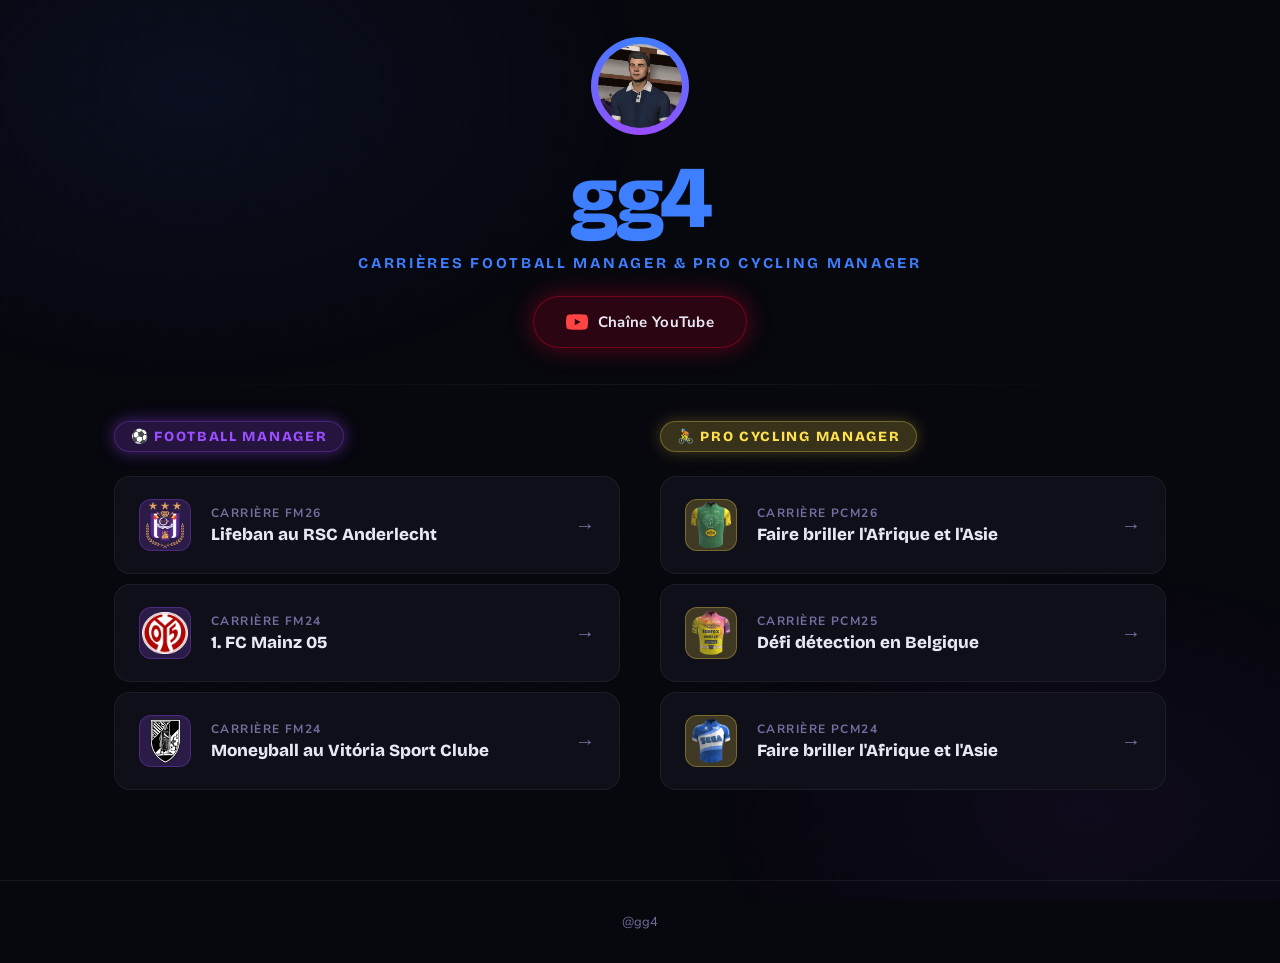
<file: index.html>
<!DOCTYPE html>
<html lang="fr">
<head>
  <meta charset="UTF-8">
  <meta name="viewport" content="width=device-width, initial-scale=1.0">
  <meta name="description" content="gg4 — Retrouvez le résumé de mes carrières sur Football Manager et Pro Cycling Manager en vidéo sur YouTube.">
  <meta property="og:type" content="website">
  <meta property="og:locale" content="fr_BE">
  <meta property="og:title" content="gg4 — Carrières Football Manager et Pro Cycling Manager.">
  <meta property="og:description" content="Retrouvez mes carrières FM et PCM en vidéo sur YouTube.">
  <meta property="og:image"  content="https://gael-gg4.github.io/assets/images/avatar.jpg">
  <meta property="og:url" content="https://gael-gg4.github.io/">
  <link rel="canonical" href="https://gael-gg4.github.io/">
  <meta name="twitter:card" content="summary">
  <meta name="theme-color" content="#07070e">
  <title>gg4 — Carrières Football Manager et Pro Cycling Manager</title>
  <link rel="icon" type="image/jpeg" href="assets/images/avatar.jpg">
  <link rel="preconnect" href="https://fonts.googleapis.com">
  <link rel="preconnect" href="https://fonts.gstatic.com" crossorigin>
  <link href="https://fonts.googleapis.com/css2?family=Bricolage+Grotesque:opsz,wght@12..96,400;12..96,700;12..96,800;12..96,900&family=Nunito+Sans:wght@400;600;700&display=swap" rel="stylesheet">
  <link rel="stylesheet" href="assets/css/style.css">
</head>

<body class="theme-home">

  <!-- ── Header ── -->
  <header>
    <div class="container">

      <!-- ── Avatar ring ── -->
      <div class="avatar-ring">
        <img
          src="assets/images/avatar.jpg"
          alt="Portrait de gg4"
          onerror="this.hidden=true; this.nextElementSibling.hidden=false;"
        >
        <div class="fallback" hidden aria-hidden="true">gg4</div>
      </div>

      <!-- ── Brand + tagline ── -->
      <h1 class="brand">gg4</h1>
      <p class="tagline">  Carrières Football Manager <span>& Pro Cycling Manager</span></p>

      <a href="https://youtube.com/@gg_4" target="_blank" rel="noopener" class="yt-btn">
        <svg class="yt-icon" viewBox="0 0 24 24" aria-hidden="true" focusable="false" xmlns="http://www.w3.org/2000/svg" >  
          <path d="M23.5 6.2a3 3 0 0 0-2.1-2.1C19.5 3.5 12 3.5 12 3.5s-7.5 0-9.4.6A3 3 0 0 0 .5 6.2 31 31 0 0 0 0 12a31 31 0 0 0 .5 5.8 3 3 0 0 0 2.1 2.1c1.9.6 9.4.6 9.4.6s7.5 0 9.4-.6a3 3 0 0 0 2.1-2.1A31 31 0 0 0 24 12a31 31 0 0 0-.5-5.8zM9.6 15.5v-7l6.3 3.5-6.3 3.5z"/>
        </svg>
        <span>Chaîne YouTube</span>
      </a>
    </div>
  </header>

    <!-- ── Carrières ── -->
  <main>
    <div class="container">
      <div class="section-divider"></div>
      <div class="career-wrapper">

        <!-- ── Football Manager ── -->
        <section class="section-block" aria-labelledby="fm-title">
          <div class="section-head">
            <h2 id="fm-title" class="section-badge fm">
              ⚽ Football Manager
            </h2>
          </div>
          <div class="card-grid">
            <a href="fm26-anderlecht.html" class="career-card fm"
               style="animation-delay: 0.3s"
               aria-label="Voir la carrière Football Manager 2026 : Lifeban au RSC Anderlecht">
              <img
                class="card-icon"
                src="assets/images/rsca.png"
                alt="Logo RSC Anderlecht"
              >
              <div class="card-body">
                <div class="card-game">Carrière FM26</div>
                <div class="card-name">Lifeban au RSC Anderlecht</div>
              </div>
              <div class="card-arrow">→</div>
            </a>
          </div>
          <div class="card-grid">
            <a href="fm24-mainz.html" class="career-card fm"
               style="animation-delay: 0.5s"
               aria-label="Voir la carrière Football Manager 2024 : 1. FC Mainz 05">
              <img
                class="card-icon"
                src="assets/images/mainz.png"
                alt="Logo 1. FC Mainz 05"
              >
              <div class="card-body">
                <div class="card-game">Carrière FM24</div>
                <div class="card-name">1. FC Mainz 05</div>
              </div>
              <div class="card-arrow">→</div>
            </a>
          </div>
          <div class="card-grid">
            <a href="fm24-vitoria.html" class="career-card fm"
               style="animation-delay: 0.7s"
               aria-label="Voir la carrière Football Manager 2024 : Moneyball au Vitória Sport Clube">
              <img
                class="card-icon"
                src="assets/images/vitoria.png"
                alt="Logo Vitória Sport Clube"
              >
              <div class="card-body">
                <div class="card-game">Carrière FM24</div>
                <div class="card-name">Moneyball au Vitória Sport Clube</div>
              </div>
              <div class="card-arrow">→</div>
            </a>
          </div>
        </section>

        <!-- ── Pro Cycling Manager ── -->
        <section class="section-block" aria-labelledby="pcm-title">
          <div class="section-head">
            <h2 id="pcm-title" class="section-badge pcm">
              🚴 Pro Cycling Manager
            </h2>
          </div>
          <div class="card-grid">
            <a href="pcm26-afrique-asie.html" class="career-card pcm"
               style="animation-delay: 0.3s"
               aria-label="Voir la carrière Pro Cycling Manager 2026 : Faire briller l'Afrique et l'Asie">
              <img
                class="card-icon"
                src="assets/images/africanparks.png"
                alt="Maillot carrière PCM26"
              >
              <div class="card-body">
                <div class="card-game">Carrière PCM26</div>
                <div class="card-name">Faire briller l'Afrique et l'Asie</div>
              </div>
              <div class="card-arrow">→</div>
            </a>
          </div>
          <div class="card-grid">
            <a href="pcm25-détection-belgique.html" class="career-card pcm"
               style="animation-delay: 0.5s"
               aria-label="Voir la carrière Pro Cycling Manager 2025 : Défi détection en Belgique">
              <img
                class="card-icon"
                src="assets/images/tarteletto.png"
                alt="Maillot Tarteletto-Isorex"
              >
              <div class="card-body">
                <div class="card-game">Carrière PCM25</div>
                <div class="card-name">Défi détection en Belgique</div>
              </div>
              <div class="card-arrow">→</div>
            </a>
          </div>
          <div class="card-grid">
            <a href="pcm24-afrique-asie.html" class="career-card pcm"
               style="animation-delay: 0.7s"
               aria-label="Voir la carrière Pro Cycling Manager 2024 : Faire briller l'Afrique et l'Asie">
              <img
                class="card-icon"
                src="assets/images/sega.png"
                alt="Maillot carrière PCM24"
              >
              <div class="card-body">
                <div class="card-game">Carrière PCM24</div>
                <div class="card-name">Faire briller l'Afrique et l'Asie</div>
              </div>
              <div class="card-arrow">→</div>
            </a>
          </div>
        </section>

      </div><!-- /.career-wrapper -->
    </div>
  </main>

  <!-- ── Footer ── -->
  <footer>
    <div class="container">
      <p><a href="https://youtube.com/@gg_4" target="_blank" rel="noopener">@gg4</a></p>
    </div>
  </footer>

</body>
</html>
</file>
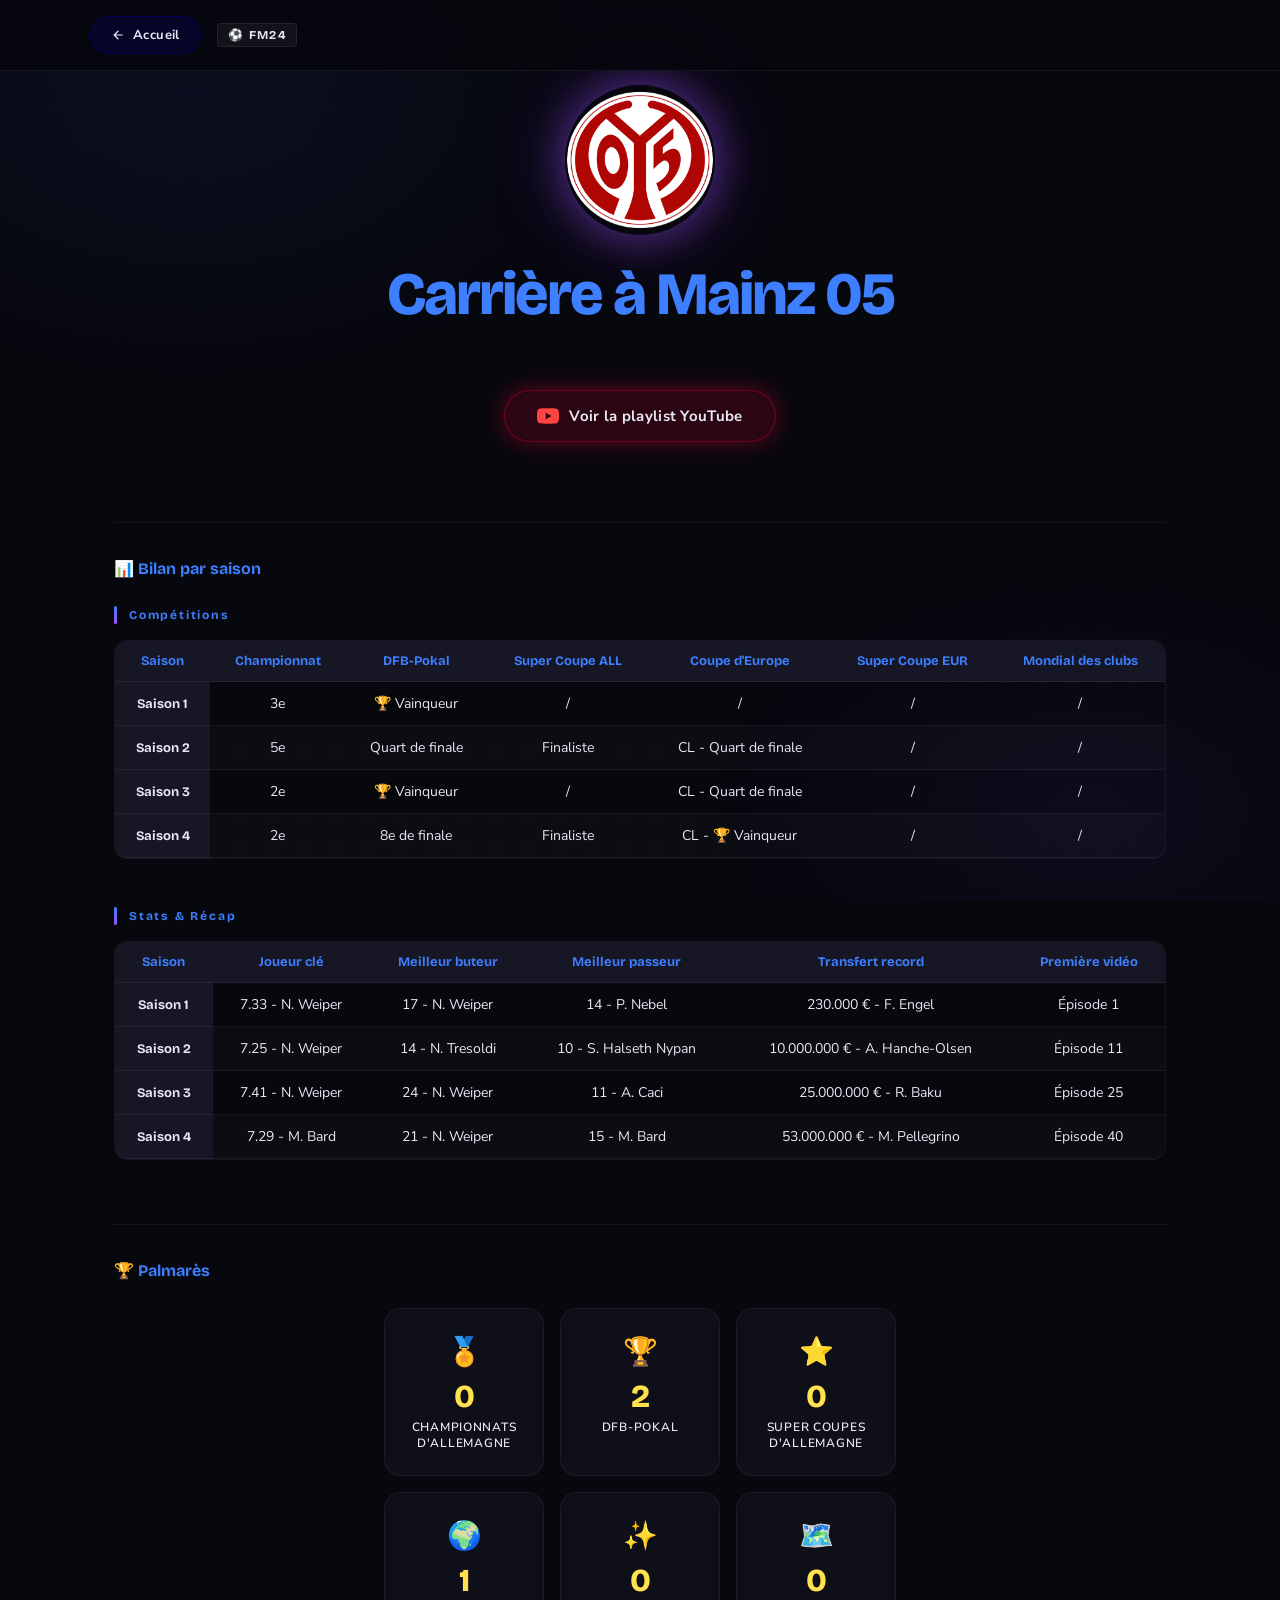
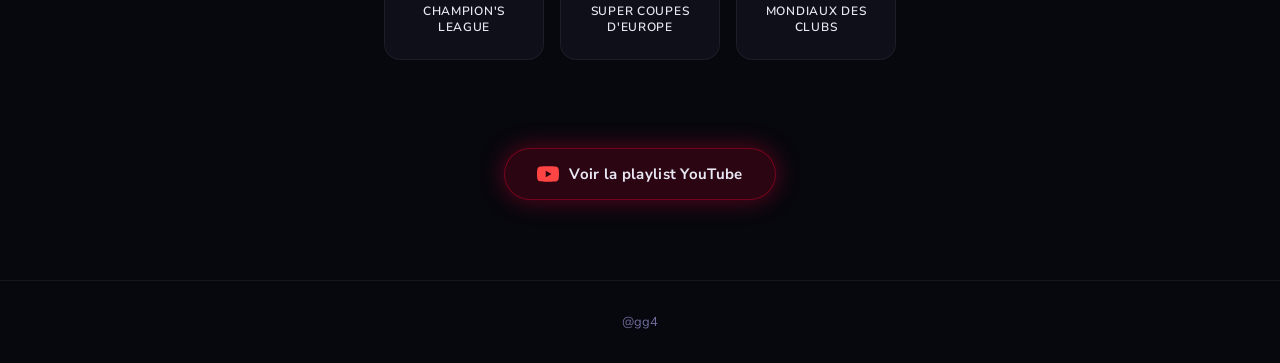
<file: fm24-mainz.html>
<!DOCTYPE html>
<html lang="fr">
<head>
  <meta charset="UTF-8">
  <meta name="viewport" content="width=device-width, initial-scale=1.0">
  <meta name="description" content="Carrière sur FM24 avec Mainz 05: construire une équipe uniquement avec la cellule de recrutement.">
  <meta property="og:type" content="website">
  <meta property="og:locale" content="fr_BE">
  <meta property="og:title" content="FM24 - Carrière à Mainz 05 | gg4">
  <meta property="og:description" content="Carrière sur FM24 avec Mainz 05: construire une équipe uniquement avec la cellule de recrutement.">
  <meta property="og:image" content="https://gael-gg4.github.io/assets/images/mainz.png">
  <meta property="og:url" content="https://gael-gg4.github.io/fm24-mainz.html">
  <link rel="canonical" href="https://gael-gg4.github.io/fm24-mainz.html">
  <meta name="twitter:card" content="summary">
  <meta name="theme-color" content="#07070e">
  <title>gg4 - FM24 Carrière à Mainz 05</title>
  <link rel="icon" type="image/jpeg" href="assets/images/avatar.jpg">
  <link rel="preconnect" href="https://fonts.googleapis.com">
  <link rel="preconnect" href="https://fonts.gstatic.com" crossorigin>
  <link href="https://fonts.googleapis.com/css2?family=Bricolage+Grotesque:opsz,wght@12..96,400;12..96,700;12..96,800;12..96,900&family=Nunito+Sans:wght@400;600;700&display=swap" rel="stylesheet">
  <link rel="stylesheet" href="assets/css/style.css">
</head>

<body class="theme-fm">

  <!-- ── TOPBAR ── -->
  <div class="topbar-sticky">
  <div class="topbar">
    <a class="back-btn" href="index.html">
      <svg viewBox="0 0 24 24">
        <path d="M20 11H7.83l5.59-5.59L12 4l-8 8 8 8 1.41-1.41L7.83 13H20v-2z"/>
      </svg>
      Accueil
    </a>
    <span class="game-badge">⚽ FM24</span>
    <a class="topbar-logo" href="fm24-mainz.html" aria-label="Retour en haut de la page">
      <img src="assets/images/mainz.png" alt="">
    </a>
  </div>
</div>

  <!-- ── HERO ── -->
  <header class="hero">
    <div class="container">
      <img
        class="hero-logo"
        src="assets/images/mainz.png"
        alt="Logo 1. FC Mainz 05"
      >
      <h1 class="hero-title">Carrière à Mainz 05</h1>
    </div>
  </header>

  <main>
    <div class="container">
	  
	  <!-- ── CTA ── -->
      <div class="cta-block">
        <a class="yt-btn" href="https://youtube.com/playlist?list=PLNSgf-k9I4t2t6TZpXRg23GcNhvxnj5L0&si=xEKYkvC2qrhaZ2Y_" target="_blank" rel="noopener">
          <svg class="yt-icon" viewBox="0 0 24 24" aria-hidden="true" focusable="false">
            <path d="M23.498 6.186a3.016 3.016 0 0 0-2.122-2.136C19.505 3.545 12 3.545 12 3.545s-7.505 0-9.377.505A3.017 3.017 0 0 0 .502 6.186C0 8.07 0 12 0 12s0 3.93.502 5.814a3.016 3.016 0 0 0 2.122 2.136c1.871.505 9.376.505 9.376.505s7.505 0 9.377-.505a3.015 3.015 0 0 0 2.122-2.136C24 15.93 24 12 24 12s0-3.93-.502-5.814zM9.545 15.568V8.432L15.818 12l-6.273 3.568z"/></svg>
          Voir la playlist YouTube
        </a>
      </div>

      <!-- ── BILAN PAR SAISON ── -->
      <div class="section-divider"></div>
      <div class="section-head">
        <h2 class="section-badge">📊 Bilan par saison</h2>
      </div>

      <div class="tables-wrapper">

        <!-- TABLE 1 — Compétitions -->
        <div>
          <h3 class="section-title">Compétitions</h3>
          <div class="table-scroll">
            <table>
              <thead>
                <tr>
                  <th>Saison</th>
                  <th>Championnat</th>
                  <th>DFB-Pokal</th>
                  <th>Super Coupe ALL</th>
                  <th>Coupe d'Europe</th>
                  <th>Super Coupe EUR</th>
                  <th>Mondial des clubs</th>
                </tr>
              </thead>
				<tbody id="competitions-body">
				  <tr>
					<td colspan="7">Chargement des données…</td>
				  </tr>
				</tbody>
            </table>
          </div>
        </div>

        <!-- TABLE 2 — Stats & Récap -->
        <div>
          <h3 class="section-title">Stats & Récap</h3>
          <div class="table-scroll">
            <table>
              <thead>
                <tr>
                  <th>Saison</th>
                  <th>Joueur clé</th>
                  <th>Meilleur buteur</th>
                  <th>Meilleur passeur</th>
                  <th>Transfert record</th>
                  <th>Première vidéo</th>
                </tr>
              </thead>
				<tbody id="statistiques-body">
				  <tr>
					<td colspan="6">Chargement des données…</td>
				  </tr>
				</tbody>
            </table>
          </div>
        </div>
      </div><!-- /.tables-wrapper -->

      <!-- ── PALMARÈS ── -->
      <div class="section-divider"></div>
      <div class="section-head">
        <h2 class="section-badge">🏆 Palmarès</h2>
      </div>
      <div class="palmares-grid palmares-grid--fm">
        <div class="palmares-card">
          <div class="palmares-icon">🏅</div>
          <div class="palmares-count">0</div>
          <div class="palmares-label">Championnats d'Allemagne</div>
        </div>
        <div class="palmares-card">
          <div class="palmares-icon">🏆</div>
          <div class="palmares-count">2</div>
          <div class="palmares-label">DFB-Pokal</div>
        </div>
        <div class="palmares-card">
          <div class="palmares-icon">⭐</div>
          <div class="palmares-count">0</div>
          <div class="palmares-label">Super Coupes d'Allemagne</div>
        </div>
        <div class="palmares-card">
          <div class="palmares-icon">🌍</div>
          <div class="palmares-count">1</div>
          <div class="palmares-label">Champion's League</div>
        </div>
        <div class="palmares-card">
          <div class="palmares-icon">✨</div>
          <div class="palmares-count">0</div>
          <div class="palmares-label">Super Coupes d'Europe</div>
        </div>
        <div class="palmares-card">
          <div class="palmares-icon">🗺️</div>
          <div class="palmares-count">0</div>
          <div class="palmares-label">Mondiaux des clubs</div>
        </div>
      </div>

      <!-- ── CTA ── -->
      <div class="cta-block">
        <a class="yt-btn" href="https://youtube.com/playlist?list=PLNSgf-k9I4t2t6TZpXRg23GcNhvxnj5L0&si=xEKYkvC2qrhaZ2Y_" target="_blank" rel="noopener">
          <svg class="yt-icon" viewBox="0 0 24 24" aria-hidden="true" focusable="false">
            <path d="M23.498 6.186a3.016 3.016 0 0 0-2.122-2.136C19.505 3.545 12 3.545 12 3.545s-7.505 0-9.377.505A3.017 3.017 0 0 0 .502 6.186C0 8.07 0 12 0 12s0 3.93.502 5.814a3.016 3.016 0 0 0 2.122 2.136c1.871.505 9.376.505 9.376.505s7.505 0 9.377-.505a3.015 3.015 0 0 0 2.122-2.136C24 15.93 24 12 24 12s0-3.93-.502-5.814zM9.545 15.568V8.432L15.818 12l-6.273 3.568z"/></svg>
          Voir la playlist YouTube
        </a>
      </div>

    </div>
  </main>

  <!-- ── Footer ─────────────────────────────────────── -->
  <footer>
    <div class="container">
      <p><a href="https://youtube.com/@gg_4" target="_blank" rel="noopener">@gg4</a></p>
    </div>
  </footer>

<script src="assets/js/header-scroll.js" defer></script>
<script src="assets/js/fm24-mainz.js" defer></script>
</body>
</html>
</file>
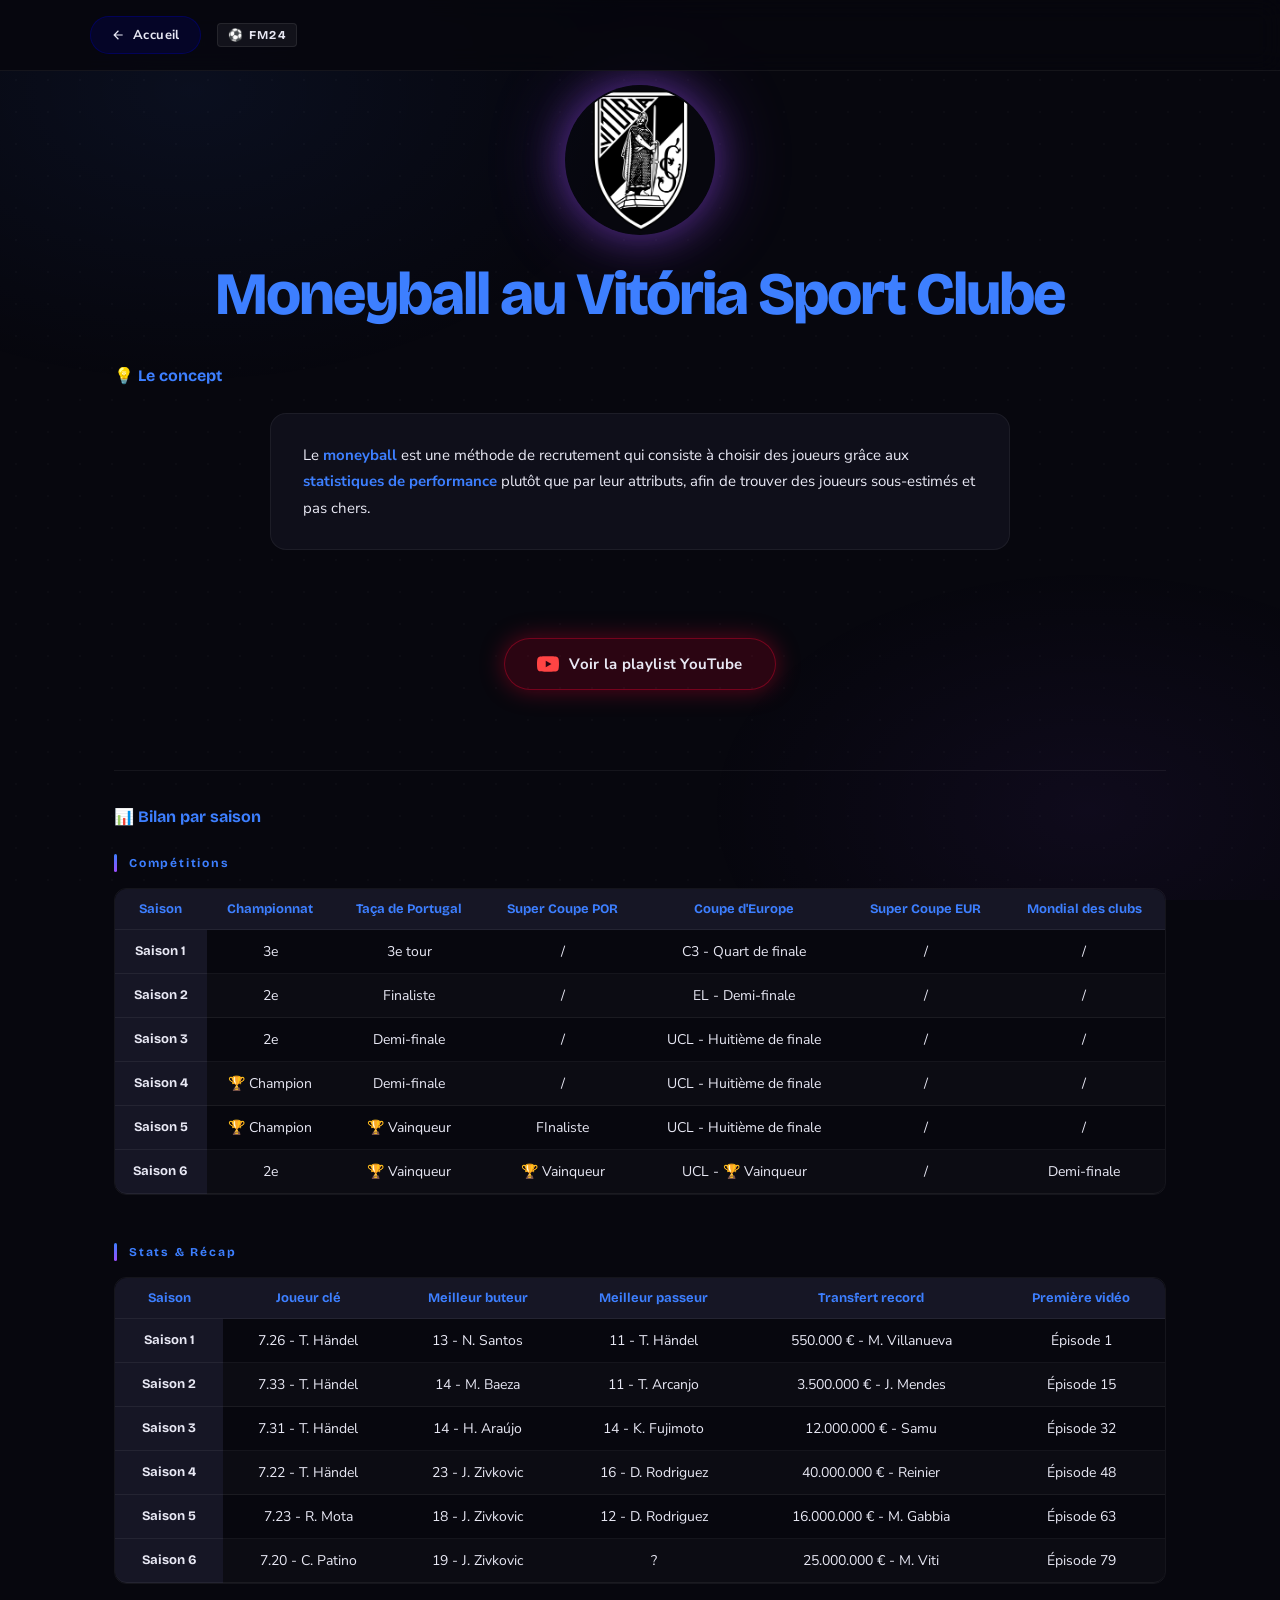
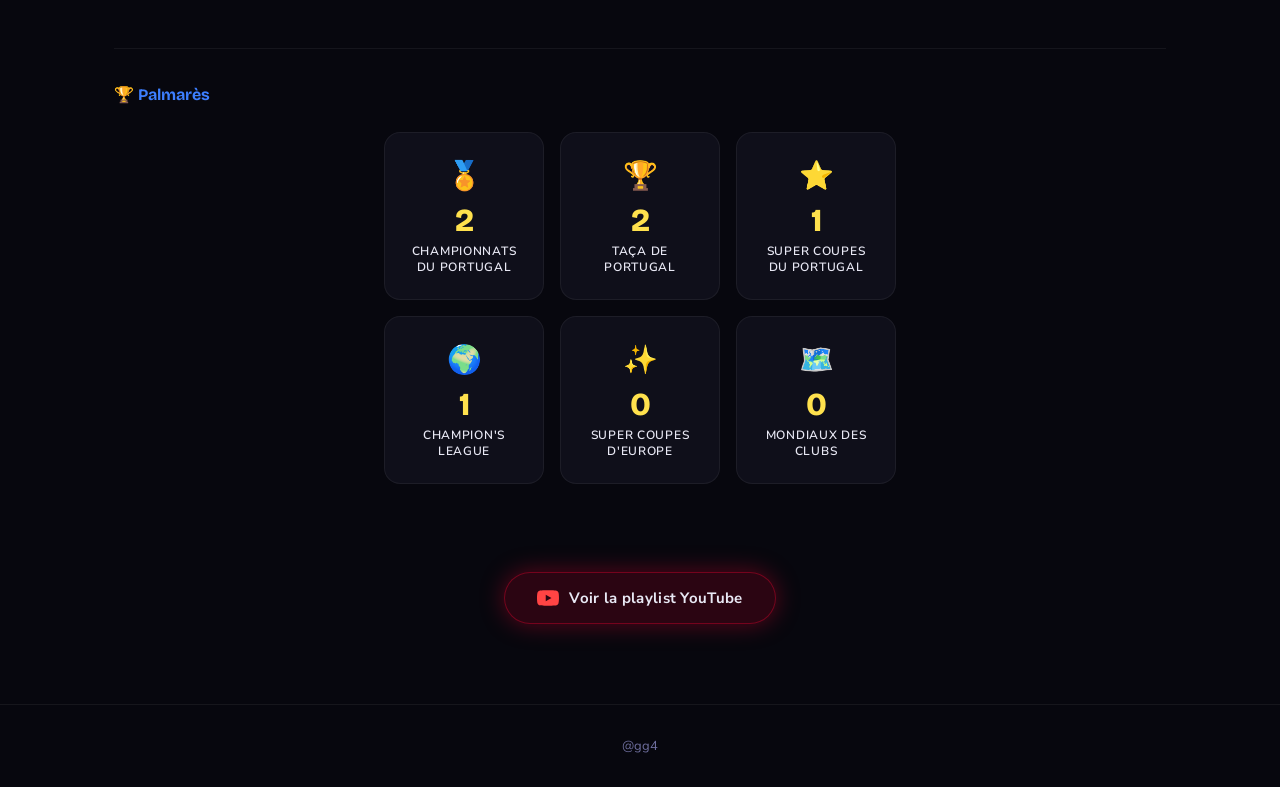
<file: fm24-vitoria.html>
<!DOCTYPE html>
<html lang="fr">
<head>
  <meta charset="UTF-8">
  <meta name="viewport" content="width=device-width, initial-scale=1.0">
  <meta name="description" content="Défi moneyball sur FM24 avec le Vitória Sport Clube: construire une équipe uniquement avec la cellule de recrutement.">
  <meta property="og:type" content="website">
  <meta property="og:locale" content="fr_BE">
  <meta property="og:title" content="FM24 - Moneyball au Vitória Sport Clube | gg4">
  <meta property="og:description" content="Défi moneyball sur FM24 avec le Vitória Sport Clube: construire une équipe uniquement avec la cellule de recrutement.">
  <meta property="og:image" content="https://gael-gg4.github.io/assets/images/vitoria.png">
  <meta property="og:url" content="https://gael-gg4.github.io/fm24-vitoria.html">
  <link rel="canonical" href="https://gael-gg4.github.io/fm24-vitoria.html">
  <meta name="twitter:card" content="summary">
  <meta name="theme-color" content="#07070e">
  <title>gg4 - FM24 Moneyball au Vitória Sport Clube</title>
  <link rel="icon" type="image/jpeg" href="assets/images/avatar.jpg">
  <link rel="preconnect" href="https://fonts.googleapis.com">
  <link rel="preconnect" href="https://fonts.gstatic.com" crossorigin>
  <link href="https://fonts.googleapis.com/css2?family=Bricolage+Grotesque:opsz,wght@12..96,400;12..96,700;12..96,800;12..96,900&family=Nunito+Sans:wght@400;600;700&display=swap" rel="stylesheet">
  <link rel="stylesheet" href="assets/css/style.css">
</head>

<body class="theme-fm">

  <!-- ── TOPBAR ── -->
  <div class="topbar-sticky">
  <div class="topbar">
    <a class="back-btn" href="index.html">
      <svg viewBox="0 0 24 24">
        <path d="M20 11H7.83l5.59-5.59L12 4l-8 8 8 8 1.41-1.41L7.83 13H20v-2z"/>
      </svg>
      Accueil
    </a>
    <span class="game-badge">⚽ FM24</span>
    <a class="topbar-logo" href="fm24-vitoria.html" aria-label="Retour en haut de la page">
      <img src="assets/images/vitoria.png" alt="">
    </a>
  </div>
</div>

  <!-- ── HERO ── -->
  <header class="hero">
    <div class="container">
      <img
        class="hero-logo"
        src="assets/images/vitoria.png"
        alt="Logo Vitória Sport Clube"
      >
      <h1 class="hero-title">Moneyball au Vitória Sport Clube</h1>
    </div>
  </header>

  <main>
    <div class="container">

      <!-- ── CONCEPT ── -->
      <div class="section-head">
        <h2 class="section-badge">💡 Le concept</h2>
      </div>
      <div class="concept-card">
        <p>
          Le <strong>moneyball</strong> est une méthode de recrutement qui consiste à choisir des joueurs grâce aux <strong>statistiques de performance</strong> plutôt que par leur attributs, afin de trouver des joueurs sous-estimés et pas chers.
        </p>
      </div>
	  
	  <!-- ── CTA ── -->
      <div class="cta-block">
        <a class="yt-btn" href="https://youtube.com/playlist?list=PLNSgf-k9I4t0ew8bMq91k-xJ3LeutnFoe&si=kaR2GE2rNJiI-3Zo" target="_blank" rel="noopener">
          <svg class="yt-icon" viewBox="0 0 24 24" aria-hidden="true" focusable="false">
            <path d="M23.498 6.186a3.016 3.016 0 0 0-2.122-2.136C19.505 3.545 12 3.545 12 3.545s-7.505 0-9.377.505A3.017 3.017 0 0 0 .502 6.186C0 8.07 0 12 0 12s0 3.93.502 5.814a3.016 3.016 0 0 0 2.122 2.136c1.871.505 9.376.505 9.376.505s7.505 0 9.377-.505a3.015 3.015 0 0 0 2.122-2.136C24 15.93 24 12 24 12s0-3.93-.502-5.814zM9.545 15.568V8.432L15.818 12l-6.273 3.568z"/></svg>
          Voir la playlist YouTube
        </a>
      </div>

      <!-- ── BILAN PAR SAISON ── -->
      <div class="section-divider"></div>
      <div class="section-head">
        <h2 class="section-badge">📊 Bilan par saison</h2>
      </div>

      <div class="tables-wrapper">

        <!-- TABLE 1 — Compétitions -->
        <div>
          <h3 class="section-title">Compétitions</h3>
          <div class="table-scroll">
            <table>
              <thead>
                <tr>
                  <th>Saison</th>
                  <th>Championnat</th>
                  <th>Taça de Portugal</th>
                  <th>Super Coupe POR</th>
                  <th>Coupe d'Europe</th>
                  <th>Super Coupe EUR</th>
                  <th>Mondial des clubs</th>
                </tr>
              </thead>
				<tbody id="competitions-body">
				  <tr>
					<td colspan="7">Chargement des données…</td>
				  </tr>
				</tbody>
            </table>
          </div>
        </div>

        <!-- TABLE 2 — Stats & Récap -->
        <div>
          <h3 class="section-title">Stats & Récap</h3>
          <div class="table-scroll">
            <table>
              <thead>
                <tr>
                  <th>Saison</th>
                  <th>Joueur clé</th>
                  <th>Meilleur buteur</th>
                  <th>Meilleur passeur</th>
                  <th>Transfert record</th>
                  <th>Première vidéo</th>
                </tr>
              </thead>
				<tbody id="statistiques-body">
				  <tr>
					<td colspan="6">Chargement des données…</td>
				  </tr>
				</tbody>
            </table>
          </div>
        </div>
      </div><!-- /.tables-wrapper -->

      <!-- ── PALMARÈS ── -->
      <div class="section-divider"></div>
      <div class="section-head">
        <h2 class="section-badge">🏆 Palmarès</h2>
      </div>
      <div class="palmares-grid palmares-grid--fm">
        <div class="palmares-card">
          <div class="palmares-icon">🏅</div>
          <div class="palmares-count">2</div>
          <div class="palmares-label">Championnats du Portugal</div>
        </div>
        <div class="palmares-card">
          <div class="palmares-icon">🏆</div>
          <div class="palmares-count">2</div>
          <div class="palmares-label">Taça de Portugal</div>
        </div>
        <div class="palmares-card">
          <div class="palmares-icon">⭐</div>
          <div class="palmares-count">1</div>
          <div class="palmares-label">Super Coupes du Portugal</div>
        </div>
        <div class="palmares-card">
          <div class="palmares-icon">🌍</div>
          <div class="palmares-count">1</div>
          <div class="palmares-label">Champion's League</div>
        </div>
        <div class="palmares-card">
          <div class="palmares-icon">✨</div>
          <div class="palmares-count">0</div>
          <div class="palmares-label">Super Coupes d'Europe</div>
        </div>
        <div class="palmares-card">
          <div class="palmares-icon">🗺️</div>
          <div class="palmares-count">0</div>
          <div class="palmares-label">Mondiaux des clubs</div>
        </div>
      </div>

      <!-- ── CTA ── -->
      <div class="cta-block">
        <a class="yt-btn" href="https://youtube.com/playlist?list=PLNSgf-k9I4t0ew8bMq91k-xJ3LeutnFoe&si=kaR2GE2rNJiI-3Zo" target="_blank" rel="noopener">
          <svg class="yt-icon" viewBox="0 0 24 24" aria-hidden="true" focusable="false">
            <path d="M23.498 6.186a3.016 3.016 0 0 0-2.122-2.136C19.505 3.545 12 3.545 12 3.545s-7.505 0-9.377.505A3.017 3.017 0 0 0 .502 6.186C0 8.07 0 12 0 12s0 3.93.502 5.814a3.016 3.016 0 0 0 2.122 2.136c1.871.505 9.376.505 9.376.505s7.505 0 9.377-.505a3.015 3.015 0 0 0 2.122-2.136C24 15.93 24 12 24 12s0-3.93-.502-5.814zM9.545 15.568V8.432L15.818 12l-6.273 3.568z"/></svg>
          Voir la playlist YouTube
        </a>
      </div>

    </div>
  </main>

  <!-- ── Footer ─────────────────────────────────────── -->
  <footer>
    <div class="container">
      <p><a href="https://youtube.com/@gg_4" target="_blank" rel="noopener">@gg4</a></p>
    </div>
  </footer>

<script src="assets/js/header-scroll.js" defer></script>
<script src="assets/js/fm24-vitoria.js" defer></script>
</body>
</html>
</file>
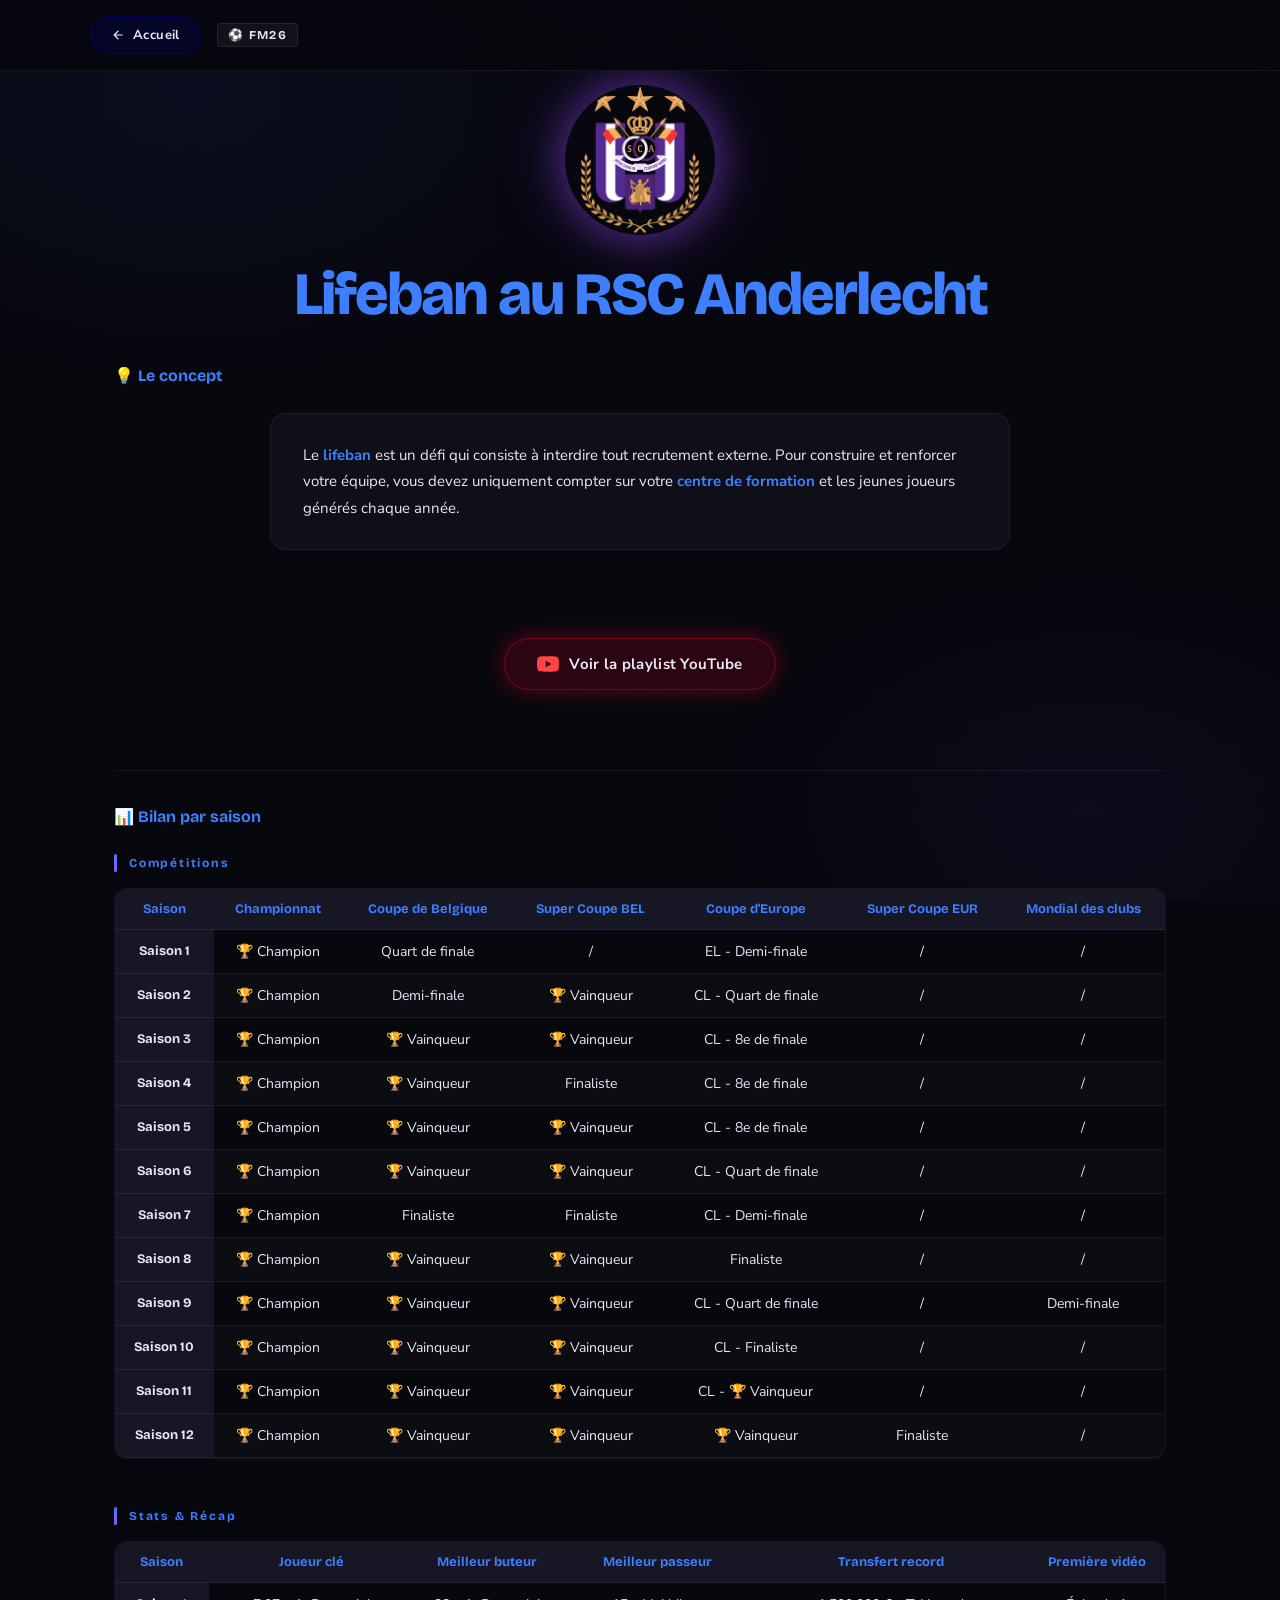
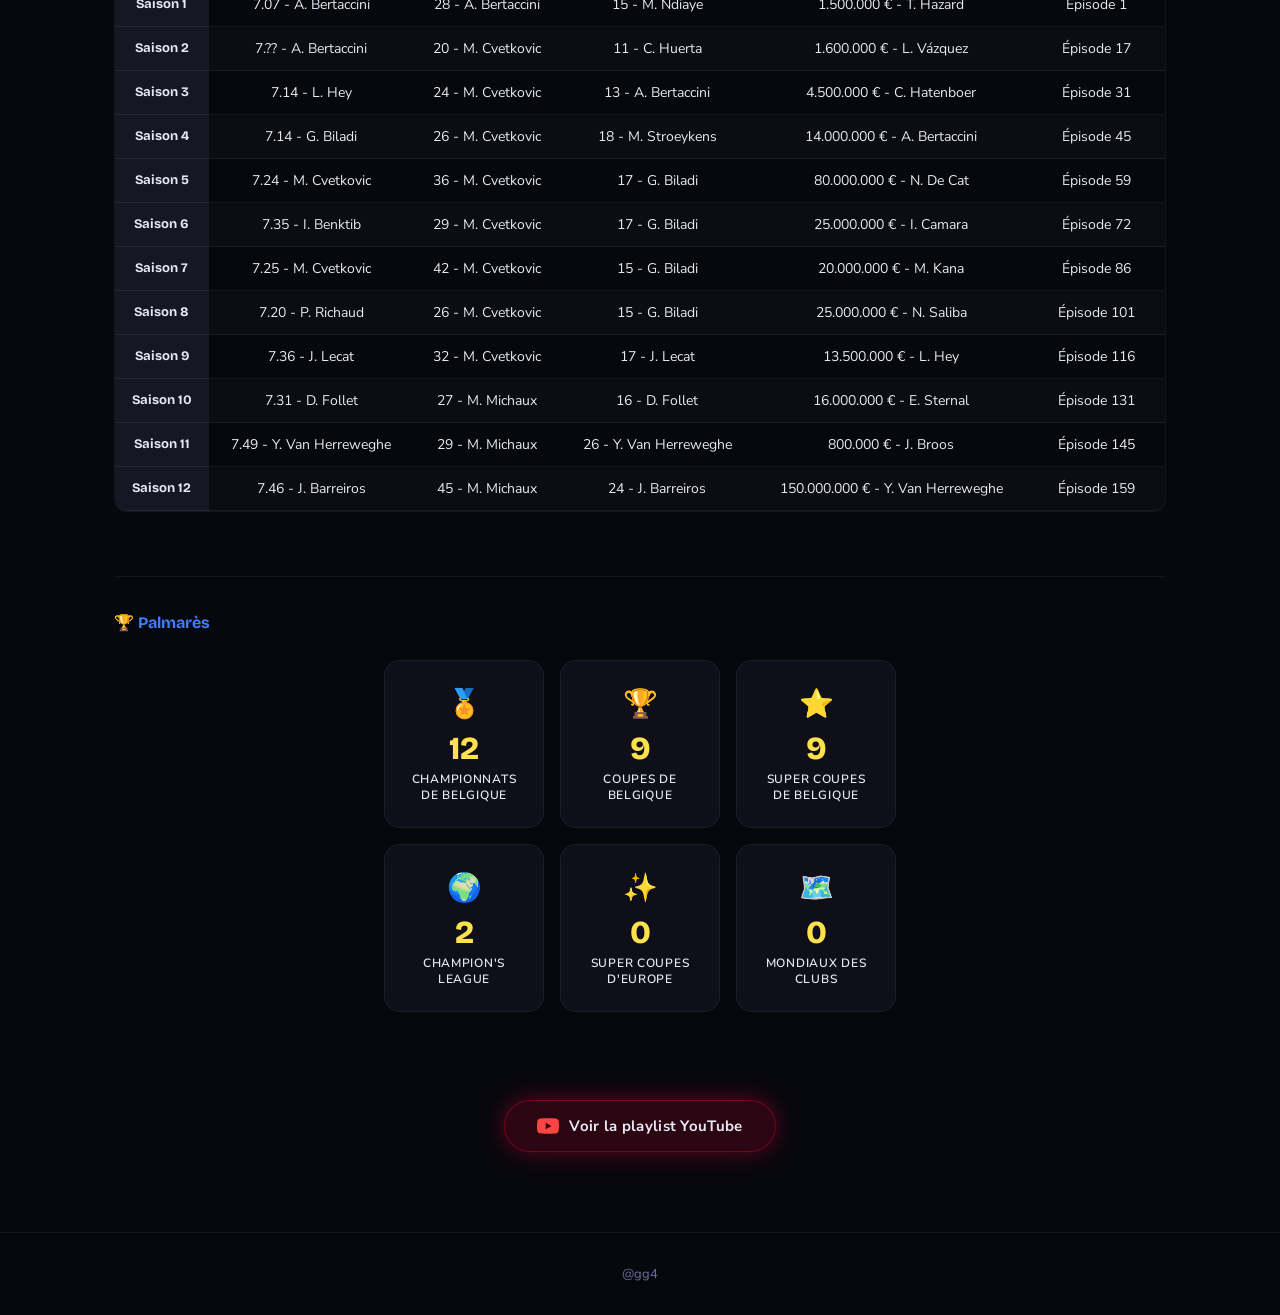
<file: fm26-anderlecht.html>
<!DOCTYPE html>
<html lang="fr">
<head>
  <meta charset="UTF-8">
  <meta name="viewport" content="width=device-width, initial-scale=1.0">
  <meta name="description" content="Défi lifeban sur FM26 avec le RSC Anderlecht: construire une équipe uniquement avec les jeunes du centre de formation.">
  <meta property="og:type" content="website">
  <meta property="og:locale" content="fr_BE">
  <meta property="og:title" content="FM26 - Lifeban au RSC Anderlecht | gg4">
  <meta property="og:description" content="Défi lifeban sur FM26 avec le RSC Anderlecht: construire une équipe uniquement avec les jeunes du centre de formation.">
  <meta property="og:image" content="https://gael-gg4.github.io/assets/images/rsca.png">
  <meta property="og:url" content="https://gael-gg4.github.io/fm26-anderlecht.html">
  <link rel="canonical" href="https://gael-gg4.github.io/fm26-anderlecht.html">
  <meta name="twitter:card" content="summary">
  <meta name="theme-color" content="#07070e">
  <title>gg4 - FM26 Lifeban au RSC Anderlecht</title>
  <link rel="icon" type="image/jpeg" href="assets/images/avatar.jpg">
  <link rel="preconnect" href="https://fonts.googleapis.com">
  <link rel="preconnect" href="https://fonts.gstatic.com" crossorigin>
  <link href="https://fonts.googleapis.com/css2?family=Bricolage+Grotesque:opsz,wght@12..96,400;12..96,700;12..96,800;12..96,900&family=Nunito+Sans:wght@400;600;700&display=swap" rel="stylesheet">
  <link rel="stylesheet" href="assets/css/style.css">
</head>

<body class="theme-fm">

  <!-- ── TOPBAR ── -->
  <div class="topbar-sticky">
  <div class="topbar">
    <a class="back-btn" href="index.html">
      <svg viewBox="0 0 24 24">
        <path d="M20 11H7.83l5.59-5.59L12 4l-8 8 8 8 1.41-1.41L7.83 13H20v-2z"/>
      </svg>
      Accueil
    </a>
    <span class="game-badge">⚽ FM26</span>
    <a class="topbar-logo" href="fm26-anderlecht.html" aria-label="Retour en haut de la page">
      <img src="assets/images/rsca.png" alt="">
    </a>
  </div>
</div>

  <!-- ── HERO ── -->
  <header class="hero">
    <div class="container">
      <img
        class="hero-logo"
        src="assets/images/rsca.png"
        alt="Logo RSC Anderlecht"
      >
      <h1 class="hero-title">Lifeban au RSC Anderlecht</h1>
    </div>
  </header>

  <main>
    <div class="container">

      <!-- ── CONCEPT ── -->
      <div class="section-head">
        <h2 class="section-badge">💡 Le concept</h2>
      </div>
      <div class="concept-card">
        <p>
          Le <strong>lifeban</strong> est un défi qui consiste à interdire tout recrutement externe. Pour construire et renforcer votre équipe, vous devez uniquement compter sur votre <strong>centre de formation</strong> et les jeunes joueurs générés chaque année.
        </p>
      </div>
	  
	  <!-- ── CTA ── -->
      <div class="cta-block">
        <a class="yt-btn" href="https://youtube.com/playlist?list=PLNSgf-k9I4t0A3cy5sYOq2546rWsBpxZl&si=7IR-_3mDpl3hPtFr" target="_blank" rel="noopener">
          <svg class="yt-icon" viewBox="0 0 24 24" aria-hidden="true" focusable="false">
            <path d="M23.498 6.186a3.016 3.016 0 0 0-2.122-2.136C19.505 3.545 12 3.545 12 3.545s-7.505 0-9.377.505A3.017 3.017 0 0 0 .502 6.186C0 8.07 0 12 0 12s0 3.93.502 5.814a3.016 3.016 0 0 0 2.122 2.136c1.871.505 9.376.505 9.376.505s7.505 0 9.377-.505a3.015 3.015 0 0 0 2.122-2.136C24 15.93 24 12 24 12s0-3.93-.502-5.814zM9.545 15.568V8.432L15.818 12l-6.273 3.568z"/></svg>
          Voir la playlist YouTube
        </a>
      </div>

      <!-- ── BILAN PAR SAISON ── -->
      <div class="section-divider"></div>
      <div class="section-head">
        <h2 class="section-badge">📊 Bilan par saison</h2>
      </div>

      <div class="tables-wrapper">

        <!-- TABLE 1 — Compétitions -->
        <div>
          <h3 class="section-title">Compétitions</h3>
          <div class="table-scroll">
            <table>
              <thead>
                <tr>
                  <th>Saison</th>
                  <th>Championnat</th>
                  <th>Coupe de Belgique</th>
                  <th>Super Coupe BEL</th>
                  <th>Coupe d'Europe</th>
                  <th>Super Coupe EUR</th>
                  <th>Mondial des clubs</th>
                </tr>
              </thead>
				<tbody id="competitions-body">
				  <tr>
					<td colspan="7">Chargement des données…</td>
				  </tr>
				</tbody>
            </table>
          </div>
        </div>

        <!-- TABLE 2 — Stats & Récap -->
        <div>
          <h3 class="section-title">Stats & Récap</h3>
          <div class="table-scroll">
            <table>
              <thead>
                <tr>
                  <th>Saison</th>
                  <th>Joueur clé</th>
                  <th>Meilleur buteur</th>
                  <th>Meilleur passeur</th>
                  <th>Transfert record</th>
                  <th>Première vidéo</th>
                </tr>
              </thead>
				<tbody id="statistiques-body">
				  <tr>
					<td colspan="6">Chargement des données…</td>
				  </tr>
				</tbody>
            </table>
          </div>
        </div>
      </div><!-- /.tables-wrapper -->

      <!-- ── PALMARÈS ── -->
      <div class="section-divider"></div>
      <div class="section-head">
        <h2 class="section-badge">🏆 Palmarès</h2>
      </div>
      <div class="palmares-grid palmares-grid--fm">
        <div class="palmares-card">
          <div class="palmares-icon">🏅</div>
          <div class="palmares-count">12</div>
          <div class="palmares-label">Championnats de Belgique</div>
        </div>
        <div class="palmares-card">
          <div class="palmares-icon">🏆</div>
          <div class="palmares-count">9</div>
          <div class="palmares-label">Coupes de Belgique</div>
        </div>
        <div class="palmares-card">
          <div class="palmares-icon">⭐</div>
          <div class="palmares-count">9</div>
          <div class="palmares-label">Super Coupes de Belgique</div>
        </div>
        <div class="palmares-card">
          <div class="palmares-icon">🌍</div>
          <div class="palmares-count">2</div>
          <div class="palmares-label">Champion's League</div>
        </div>
        <div class="palmares-card">
          <div class="palmares-icon">✨</div>
          <div class="palmares-count">0</div>
          <div class="palmares-label">Super Coupes d'Europe</div>
        </div>
        <div class="palmares-card">
          <div class="palmares-icon">🗺️</div>
          <div class="palmares-count">0</div>
          <div class="palmares-label">Mondiaux des clubs</div>
        </div>
      </div>

      <!-- ── CTA ── -->
      <div class="cta-block">
        <a class="yt-btn" href="https://youtube.com/playlist?list=PLNSgf-k9I4t0A3cy5sYOq2546rWsBpxZl&si=7IR-_3mDpl3hPtFr" target="_blank" rel="noopener">
          <svg class="yt-icon" viewBox="0 0 24 24" aria-hidden="true" focusable="false">
            <path d="M23.498 6.186a3.016 3.016 0 0 0-2.122-2.136C19.505 3.545 12 3.545 12 3.545s-7.505 0-9.377.505A3.017 3.017 0 0 0 .502 6.186C0 8.07 0 12 0 12s0 3.93.502 5.814a3.016 3.016 0 0 0 2.122 2.136c1.871.505 9.376.505 9.376.505s7.505 0 9.377-.505a3.015 3.015 0 0 0 2.122-2.136C24 15.93 24 12 24 12s0-3.93-.502-5.814zM9.545 15.568V8.432L15.818 12l-6.273 3.568z"/></svg>
          Voir la playlist YouTube
        </a>
      </div>

    </div>
  </main>

  <!-- ── Footer ─────────────────────────────────────── -->
  <footer>
    <div class="container">
      <p><a href="https://youtube.com/@gg_4" target="_blank" rel="noopener">@gg4</a></p>
    </div>
  </footer>

<script src="assets/js/header-scroll.js" defer></script>
<script src="assets/js/fm26-anderlecht.js" defer></script>
</body>
</html>
</file>
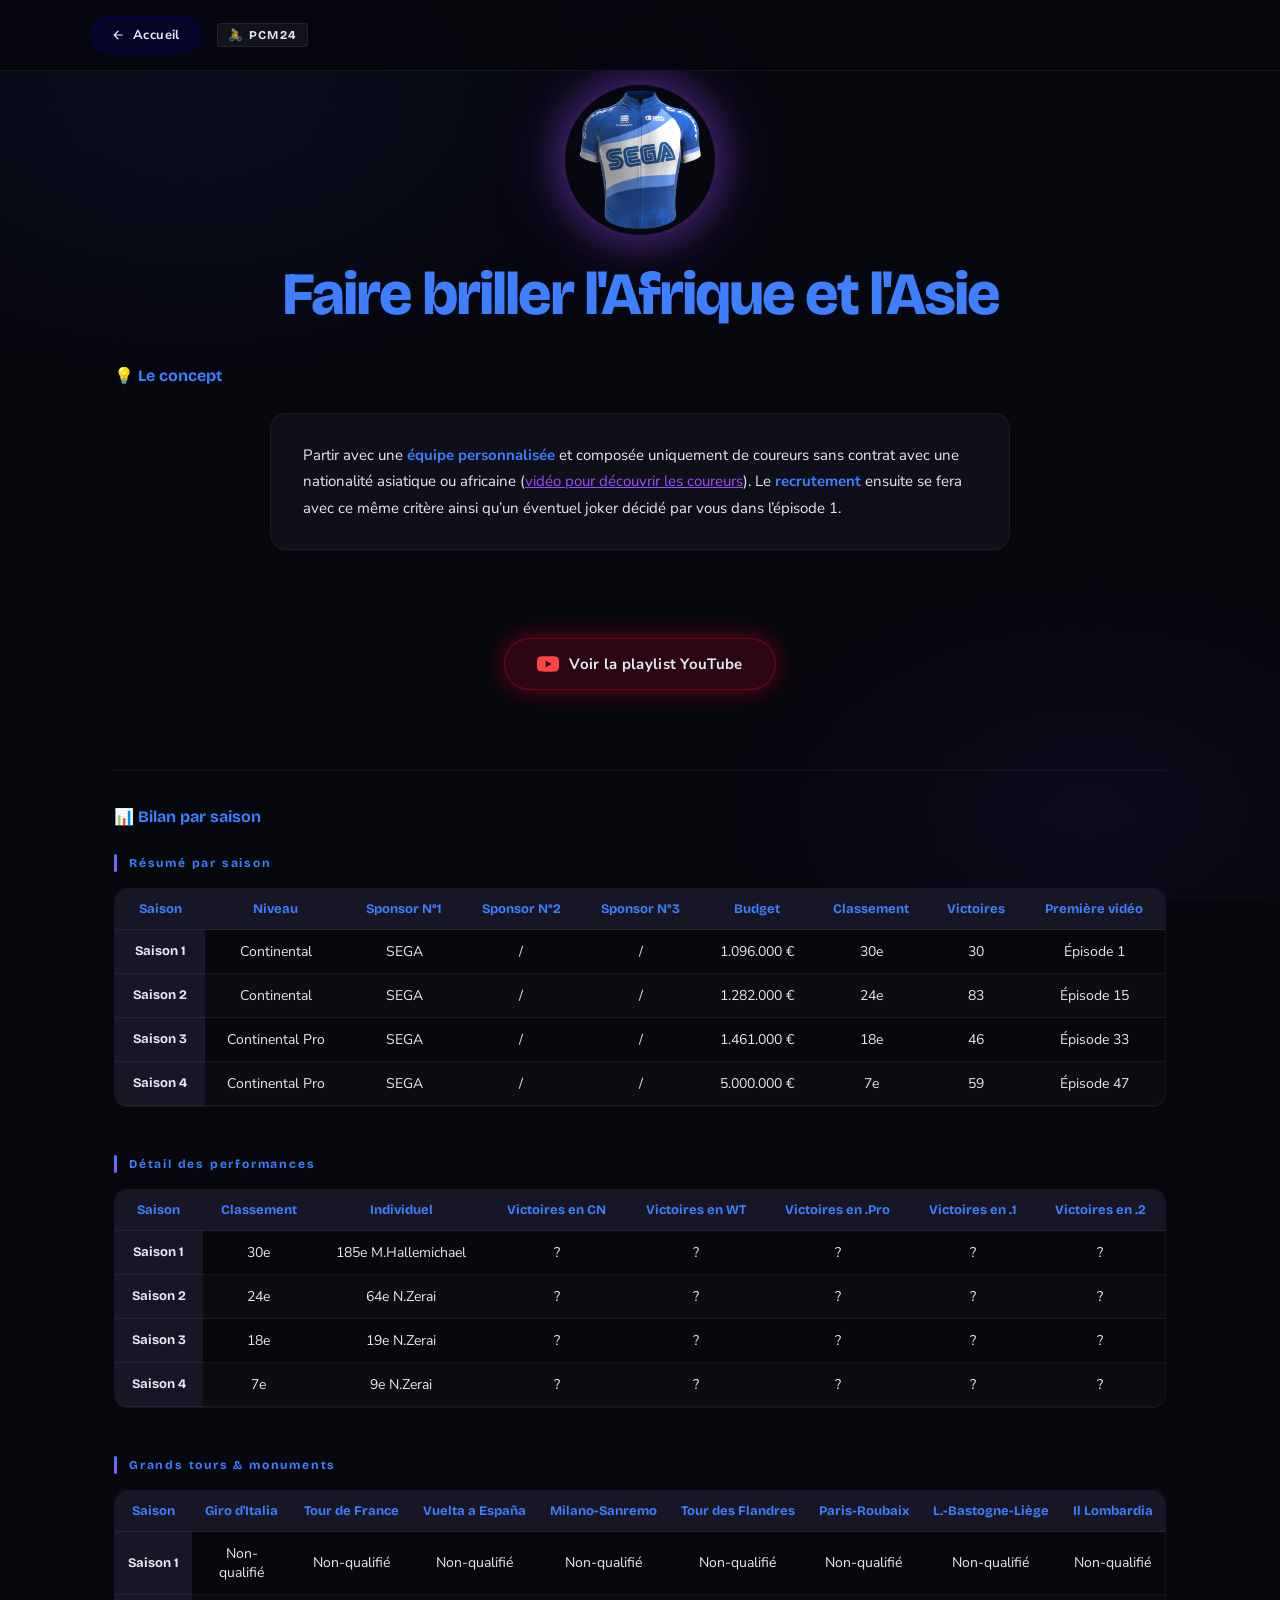
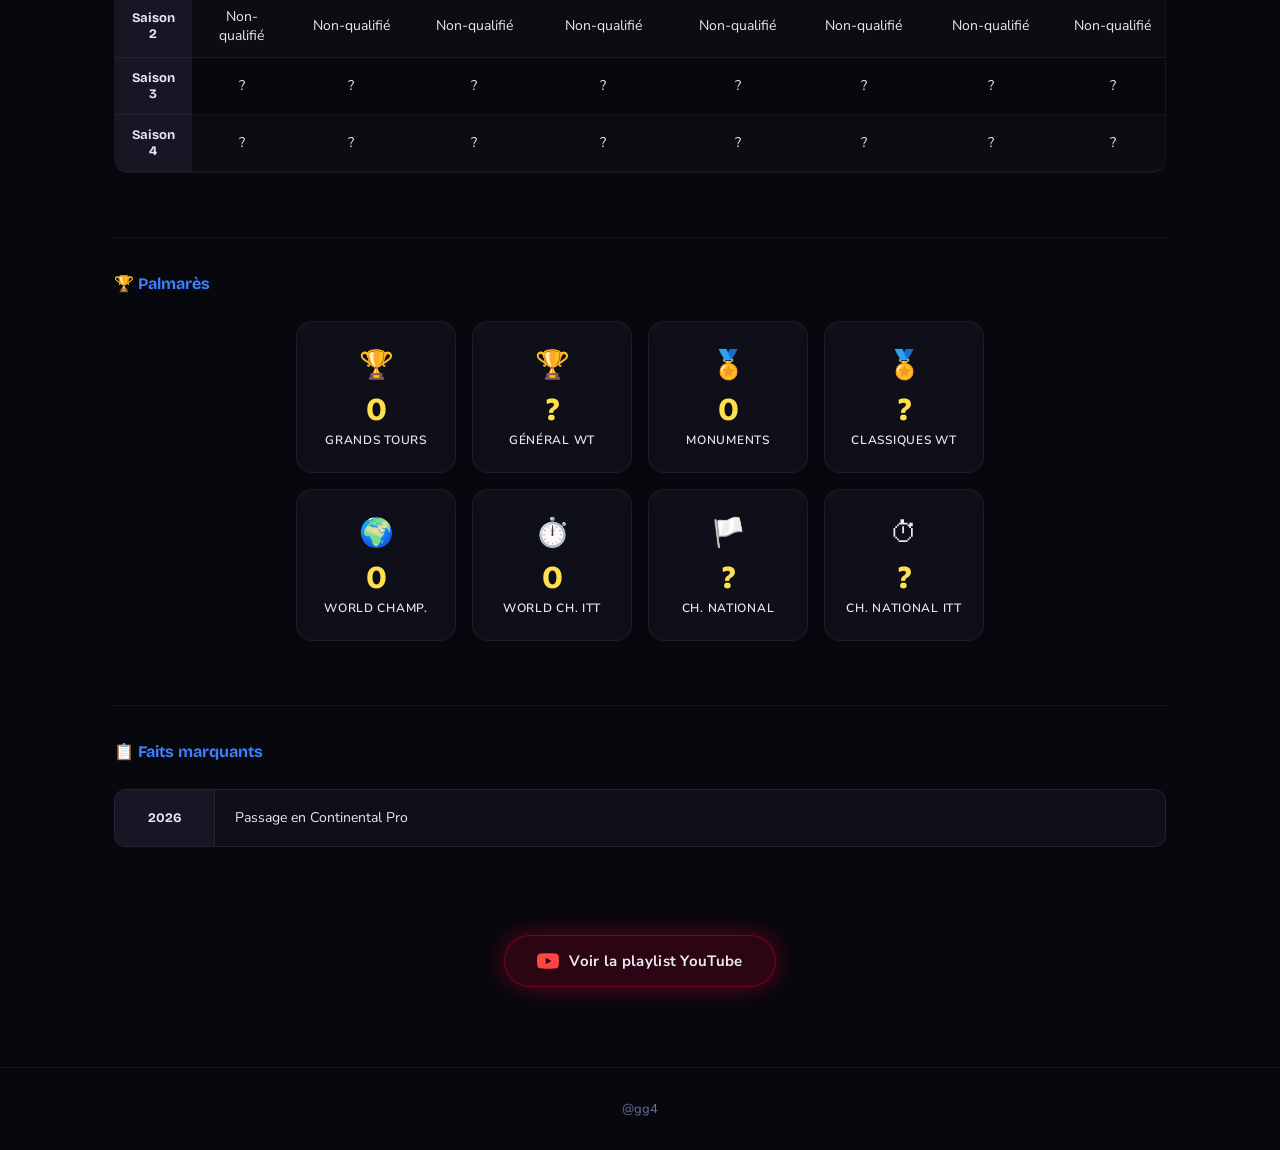
<file: pcm24-afrique-asie.html>
<!DOCTYPE html>
<html lang="fr">
<head>
  <meta charset="UTF-8">
  <meta name="viewport" content="width=device-width, initial-scale=1.0">
  <meta name="description" content="Carrière personnalisée sur PCM24 pour faire briller l'Afrique et l'Asie.">
  <meta property="og:type" content="website">
  <meta property="og:locale" content="fr_BE">
  <meta property="og:title" content="PCM24 - Faire briller l'Afrique et l'Asie | gg4">
  <meta property="og:description" content="Carrière personnalisée sur PCM24 pour faire briller l'Afrique et l'Asie.">
  <meta property="og:image" content="https://gael-gg4.github.io/assets/images/tarteletto.png">
  <meta property="og:url" content="https://gael-gg4.github.io/pcm24-afrique-asie.html">
  <link rel="canonical" href="https://gael-gg4.github.io/pcm24-afrique-asie.html">
  <meta name="twitter:card" content="summary">
  <meta name="theme-color" content="#07070e">
  <title>gg4 - PCM24 Faire briller l'Afrique et l'Asie</title>
  <link rel="icon" type="image/jpeg" href="assets/images/avatar.jpg">
  <link rel="preconnect" href="https://fonts.googleapis.com">
  <link rel="preconnect" href="https://fonts.gstatic.com" crossorigin>
  <link href="https://fonts.googleapis.com/css2?family=Bricolage+Grotesque:opsz,wght@12..96,400;12..96,700;12..96,800;12..96,900&family=Nunito+Sans:wght@400;600;700&display=swap" rel="stylesheet">
  <link rel="stylesheet" href="assets/css/style.css">
</head>

<body class="theme-pcm">

  <!-- ── TOPBAR ── -->
	<div class="topbar-sticky">
	  <div class="topbar">
		<a class="back-btn" href="index.html">
		  <svg viewBox="0 0 24 24"><path d="M20 11H7.83l5.59-5.59L12 4l-8 8 8 8 1.41-1.41L7.83 13H20v-2z"/></svg>
		  Accueil
		</a>
		<span class="game-badge">🚴 PCM24</span>
    <a class="topbar-logo" href="pcm24-afrique-asie.html" aria-label="Retour en haut de la page">
      <img src="assets/images/sega.png" alt="">
    </a>
	  </div>
	</div>

  <!-- ── HERO ── -->
  <header class="hero">
    <div class="container">
      <img
        class="hero-logo"
        src="assets/images/sega.png"
        alt="Maillot de la carrière"
      >
      <h1 class="hero-title">Faire briller l'Afrique et l'Asie</h1>
    </div>
  </header>

  <main>
    <div class="container">

      <!-- ── CONCEPT ── -->
      <div class="section-head">
        <h2 class="section-badge">💡 Le concept</h2>
      </div>
      <div class="concept-card">
        <p>
          Partir avec une <strong>équipe personnalisée</strong> et composée uniquement de coureurs sans contrat avec une nationalité asiatique ou africaine (<a href="https://youtu.be/fj82rpwks2A?si=uWRFEewqMMy2G_nZ" target="_blank" rel="noopener">vidéo pour découvrir les coureurs</a>). Le <strong>recrutement</strong> ensuite se fera avec ce même critère ainsi qu’un éventuel joker décidé par vous dans l’épisode 1.
        </p>
      </div>
	  
	  <!-- ── CTA ── -->
      <div class="cta-block">
        <a class="yt-btn" href="https://youtube.com/playlist?list=PLNSgf-k9I4t0zWF9Vd2ubO9sSQQpkoCHo&si=TmuRuFP3fWbck3Eg" target="_blank" rel="noopener">
          <svg class="yt-icon" viewBox="0 0 24 24" aria-hidden="true" focusable="false">
            <path d="M23.498 6.186a3.016 3.016 0 0 0-2.122-2.136C19.505 3.545 12 3.545 12 3.545s-7.505 0-9.377.505A3.017 3.017 0 0 0 .502 6.186C0 8.07 0 12 0 12s0 3.93.502 5.814a3.016 3.016 0 0 0 2.122 2.136c1.871.505 9.376.505 9.376.505s7.505 0 9.377-.505a3.015 3.015 0 0 0 2.122-2.136C24 15.93 24 12 24 12s0-3.93-.502-5.814zM9.545 15.568V8.432L15.818 12l-6.273 3.568z"/></svg>
          Voir la playlist YouTube
        </a>
      </div>

      <!-- ── BILAN PAR SAISON ── -->
      <div class="section-divider"></div>
      <div class="section-head">
        <h2 class="section-badge">📊 Bilan par saison</h2>
      </div>

      <div class="tables-wrapper">

        <!-- TABLE 1 — Résumé -->
        <div>
          <h3 class="section-title" style="margin-bottom:16px;">Résumé par saison</h3>
          <div class="table-scroll">
            <table>
              <thead>
                <tr>
                  <th>Saison</th><th>Niveau</th><th>Sponsor N°1</th><th>Sponsor N°2</th><th>Sponsor N°3</th><th>Budget</th><th>Classement</th><th>Victoires</th><th>Première vidéo</th>
                </tr>
              </thead>
				<tbody id="resume-saisons-body">
				  <tr>
					<td colspan="9">Chargement des données…</td>
				  </tr>
				</tbody>
            </table>
          </div>
        </div>

        <!-- TABLE 2 — Détail des performances -->
        <div>
          <h3 class="section-title" style="margin-bottom:16px;">Détail des performances</h3>
          <div class="table-scroll">
            <table>
              <thead>
                <tr>
                  <th>Saison</th><th>Classement</th><th>Individuel</th><th>Victoires en CN</th><th>Victoires en WT</th><th>Victoires en .Pro</th><th>Victoires en .1</th><th>Victoires en .2</th>
                </tr>
              </thead>
				<tbody id="performances-body">
				  <tr>
					<td colspan="8">Chargement des données…</td>
				  </tr>
				</tbody>
            </table>
          </div>
        </div>
		
        <!-- TABLE 3 — GT & monuments -->
        <div>
          <h3 class="section-title" style="margin-bottom:16px;">Grands tours & monuments</h3>
          <div class="table-scroll">
            <table>
              <thead>
                <tr>
                  <th>Saison</th><th>Giro d'Italia</th><th>Tour de France</th><th>Vuelta a España</th><th>Milano-Sanremo</th><th>Tour des Flandres</th><th>Paris-Roubaix</th><th>L.-Bastogne-Liège</th><th>Il Lombardia</th>
                </tr>
              </thead>
				<tbody id="grands-tours-body">
				  <tr>
					<td colspan="9">Chargement des données…</td>
				  </tr>
				</tbody>
            </table>
          </div>
        </div>
      </div><!-- /.tables-wrapper -->

      <!-- ── PALMARÈS ── -->
      <div class="section-divider"></div>
      <div class="section-head">
        <h2 class="section-badge">🏆 Palmarès</h2>
      </div>
      <div class="palmares-grid palmares-grid--pcm">
        <div class="palmares-card">
          <div class="palmares-icon">🏆</div>
          <div class="palmares-count">0</div>
          <div class="palmares-label">Grands tours</div>
        </div>
        <div class="palmares-card">
          <div class="palmares-icon">🏆</div>
          <div class="palmares-count">?</div>
          <div class="palmares-label">Général WT</div>
        </div>
        <div class="palmares-card">
          <div class="palmares-icon">🏅</div>
          <div class="palmares-count">0</div>
          <div class="palmares-label">Monuments</div>
        </div>
        <div class="palmares-card">
          <div class="palmares-icon">🏅</div>
          <div class="palmares-count">?</div>
          <div class="palmares-label">Classiques WT</div>
        </div>
        <div class="palmares-card">
          <div class="palmares-icon">🌍</div>
          <div class="palmares-count">0</div>
          <div class="palmares-label">World Champ.</div>
        </div>
        <div class="palmares-card">
          <div class="palmares-icon">⏱️</div>
          <div class="palmares-count">0</div>
          <div class="palmares-label">World Ch. ITT</div>
        </div>
        <div class="palmares-card">
          <div class="palmares-icon">🏳️</div>
          <div class="palmares-count">?</div>
          <div class="palmares-label">Ch. National</div>
        </div>
        <div class="palmares-card">
          <div class="palmares-icon">⏱</div>
          <div class="palmares-count">?</div>
          <div class="palmares-label">Ch. National ITT</div>
        </div>
      </div>


    <div class="section-divider"></div>
    <div class="section-head">
      <h2 class="section-badge">📋 Faits marquants</h2>
    </div>

    <div class="tables-wrapper">
      <div class="highlights-container" id="faitsMarquants-body">
        <div class="highlight-row">
          <div class="highlight-text">Chargement des données…</div>
        </div>
      </div>
    </div><!-- /.tables-wrapper -->

      <!-- ── CTA ── -->
      <div class="cta-block">
        <a class="yt-btn" href="https://youtube.com/playlist?list=PLNSgf-k9I4t0zWF9Vd2ubO9sSQQpkoCHo&si=TmuRuFP3fWbck3Eg" target="_blank" rel="noopener">
          <svg class="yt-icon" viewBox="0 0 24 24" aria-hidden="true" focusable="false">
            <path d="M23.498 6.186a3.016 3.016 0 0 0-2.122-2.136C19.505 3.545 12 3.545 12 3.545s-7.505 0-9.377.505A3.017 3.017 0 0 0 .502 6.186C0 8.07 0 12 0 12s0 3.93.502 5.814a3.016 3.016 0 0 0 2.122 2.136c1.871.505 9.376.505 9.376.505s7.505 0 9.377-.505a3.015 3.015 0 0 0 2.122-2.136C24 15.93 24 12 24 12s0-3.93-.502-5.814zM9.545 15.568V8.432L15.818 12l-6.273 3.568z"/></svg>
          Voir la playlist YouTube
        </a>
      </div>

    </div>
  </main>

  <!-- ── Footer ─────────────────────────────────────── -->
  <footer>
    <div class="container">
      <p><a href="https://youtube.com/@gg_4" target="_blank" rel="noopener">@gg4</a></p>
    </div>
  </footer>

<script src="assets/js/header-scroll.js" defer></script>
<script src="assets/js/pcm24-afrique-asie.js" defer></script>
</body>
</html>
</file>
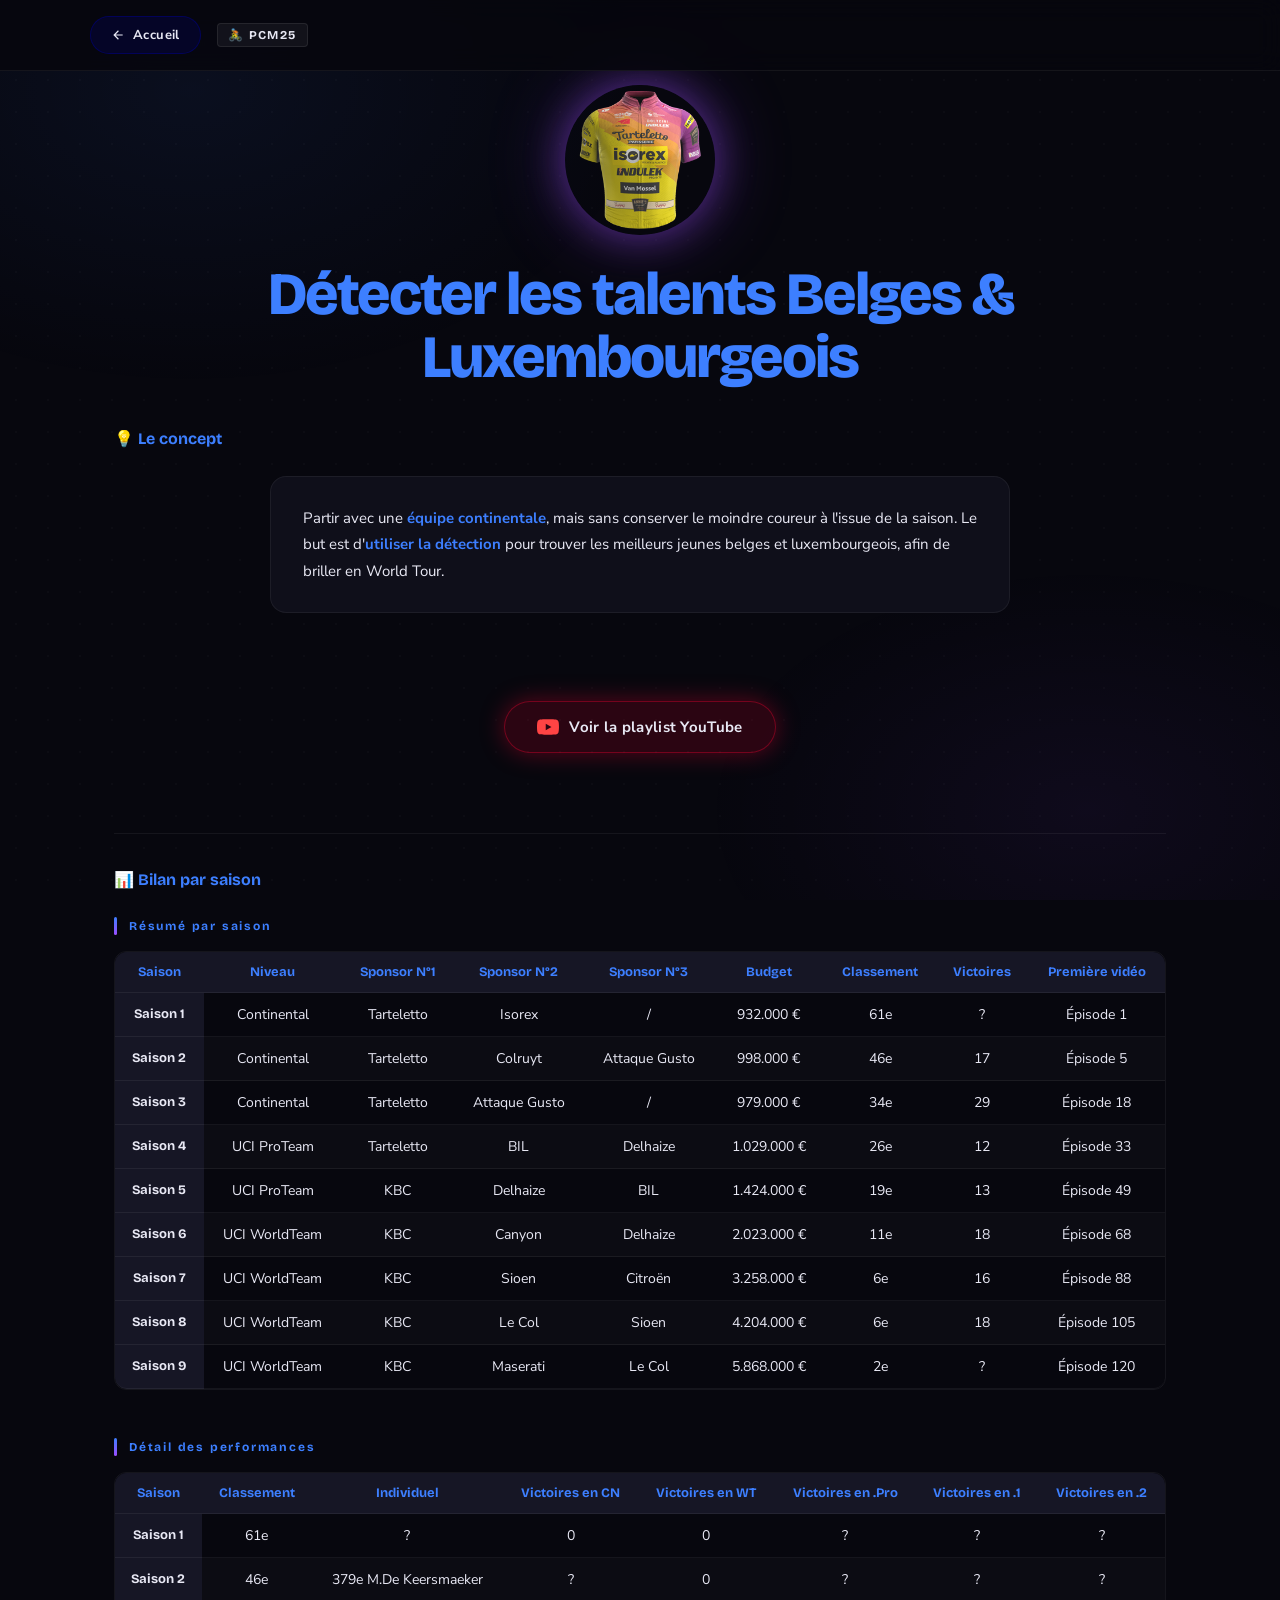
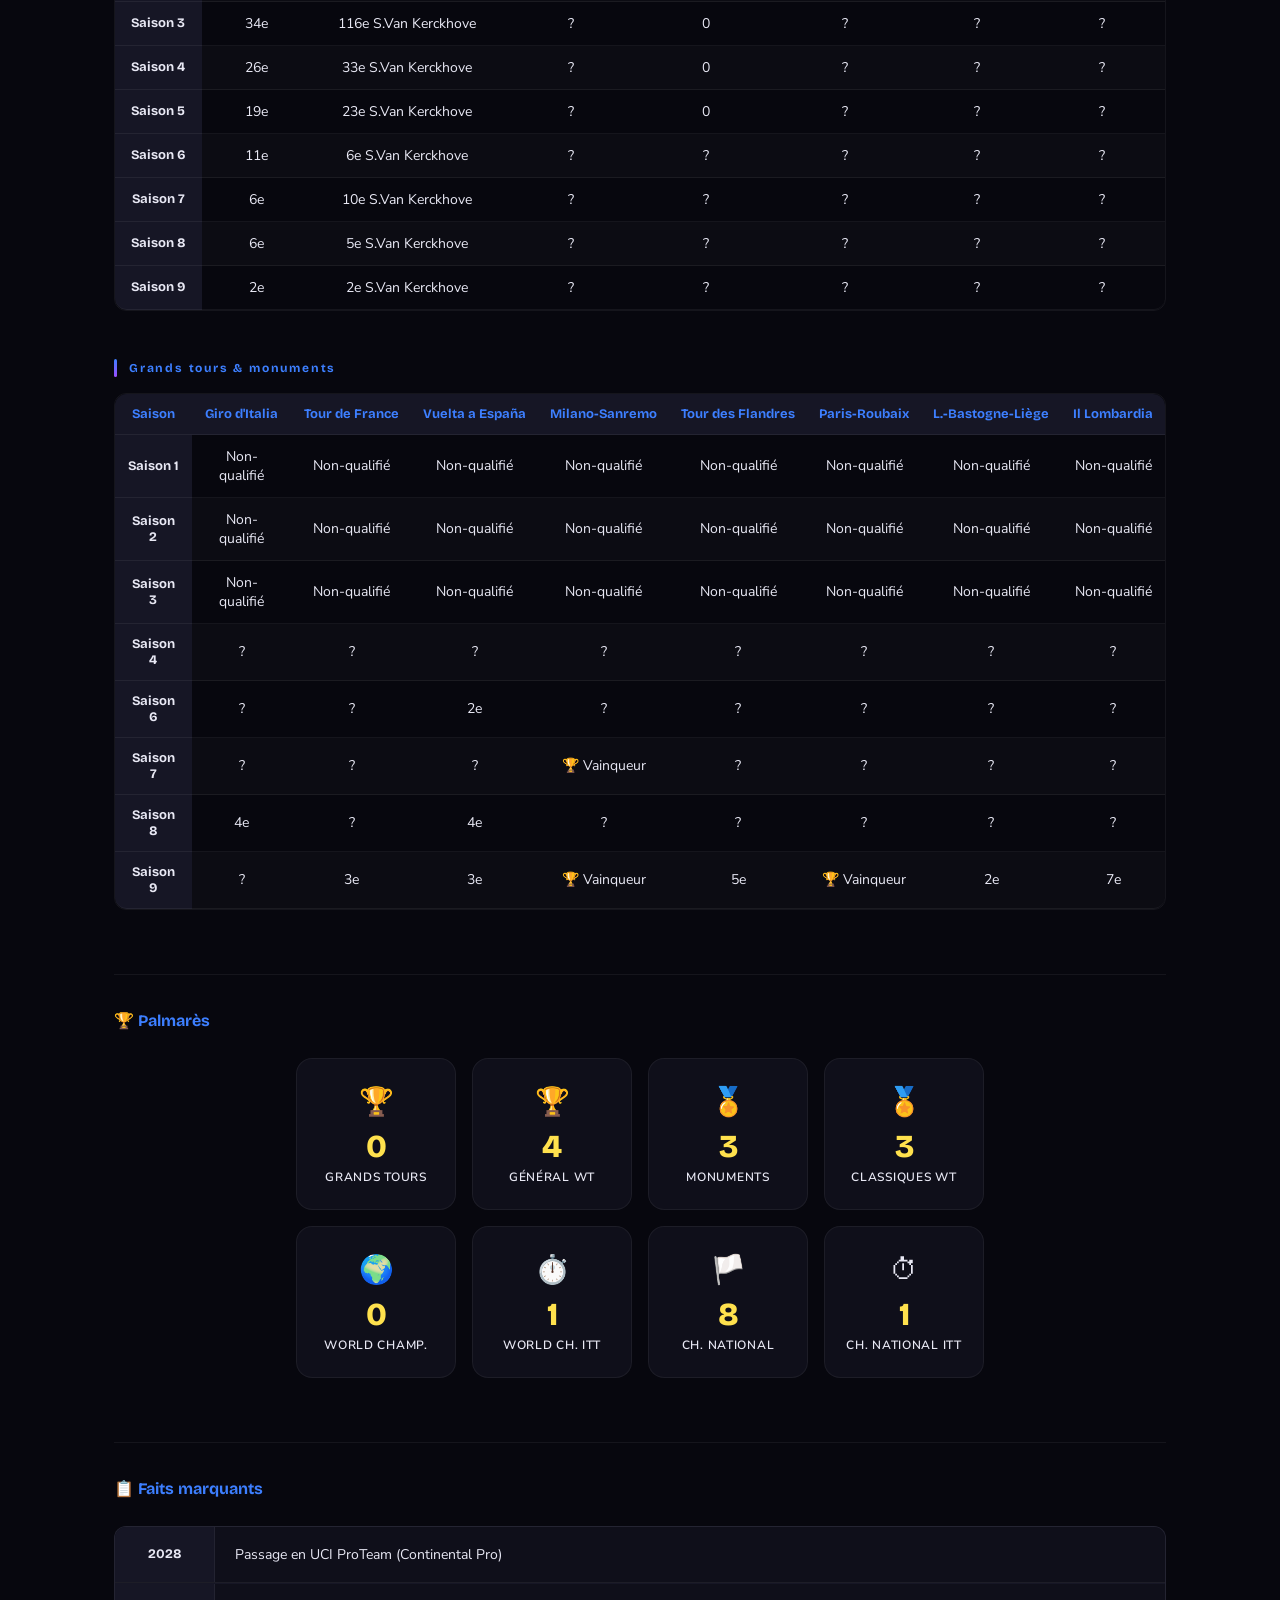
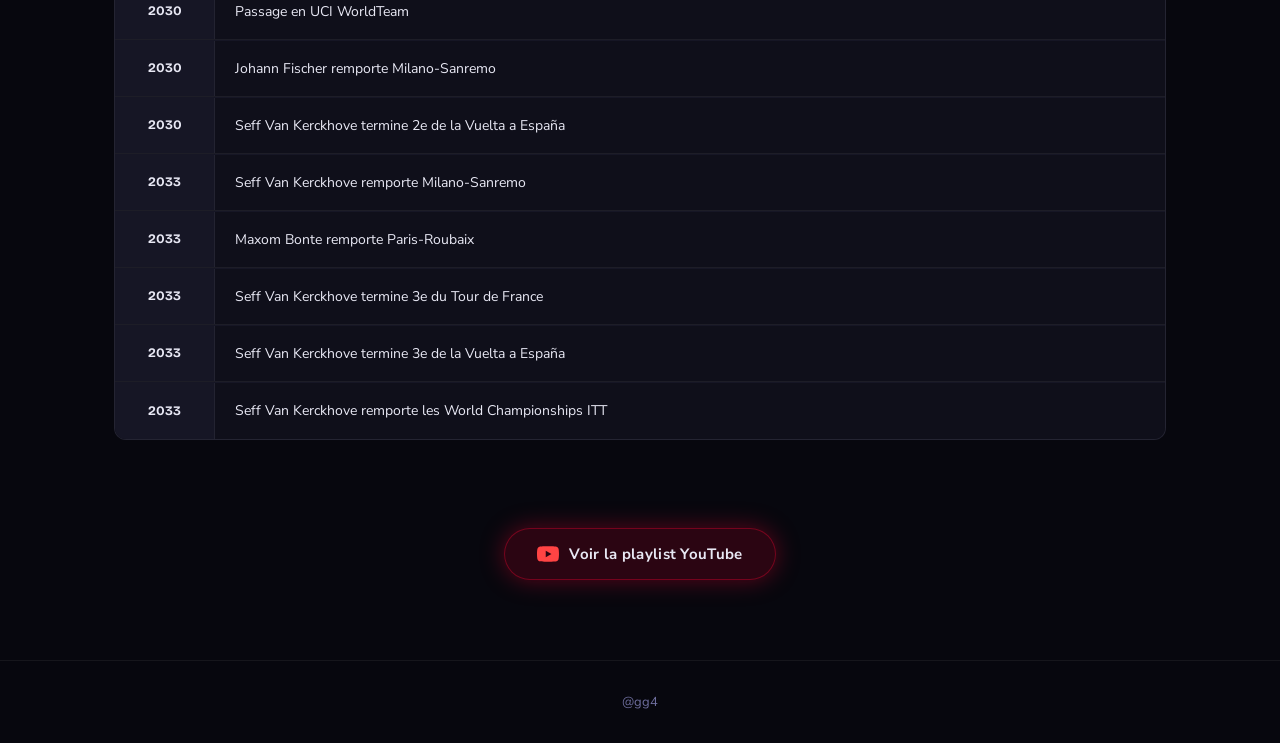
<file: pcm25-détection-belgique.html>
<!DOCTYPE html>
<html lang="fr">
<head>
  <meta charset="UTF-8">
  <meta name="viewport" content="width=device-width, initial-scale=1.0">
  <meta name="description" content="Carrière avec Tarteletto sur PCM25 avec uniquement la détection.">
  <meta property="og:type" content="website">
  <meta property="og:locale" content="fr_BE">
  <meta property="og:title" content="PCM25 - Détecter les talents belges | gg4">
  <meta property="og:description" content="Carrière avec Tarteletto sur PCM25 avec uniquement la détection.">
  <meta property="og:image" content="https://gael-gg4.github.io/assets/images/tarteletto.png">
  <meta property="og:url" content="https://gael-gg4.github.io/pcm25-détection-belgique.html">
  <link rel="canonical" href="https://gael-gg4.github.io/pcm25-détection-belgique.html">
  <meta name="twitter:card" content="summary">
  <meta name="theme-color" content="#07070e">
  <title>gg4 - PCM25 Détecter les talents belges</title>
  <link rel="icon" type="image/jpeg" href="assets/images/avatar.jpg">
  <link rel="preconnect" href="https://fonts.googleapis.com">
  <link rel="preconnect" href="https://fonts.gstatic.com" crossorigin>
  <link href="https://fonts.googleapis.com/css2?family=Bricolage+Grotesque:opsz,wght@12..96,400;12..96,700;12..96,800;12..96,900&family=Nunito+Sans:wght@400;600;700&display=swap" rel="stylesheet">
  <link rel="stylesheet" href="assets/css/style.css">
</head>

<body class="theme-pcm">

  <!-- ── TOPBAR ── -->
	<div class="topbar-sticky">
	  <div class="topbar">
		<a class="back-btn" href="index.html">
		  <svg viewBox="0 0 24 24"><path d="M20 11H7.83l5.59-5.59L12 4l-8 8 8 8 1.41-1.41L7.83 13H20v-2z"/></svg>
		  Accueil
		</a>
		<span class="game-badge">🚴 PCM25</span>
    <a class="topbar-logo" href="pcm25-détection-belgique.html" aria-label="Retour en haut de la page">
      <img src="assets/images/tarteletto.png" alt="">
    </a>
	  </div>
	</div>

  <!-- ── HERO ── -->
  <header class="hero">
    <div class="container">
      <img
        class="hero-logo"
        src="assets/images/tarteletto.png"
        alt="Maillot de la carrière"
      >
      <h1 class="hero-title">Détecter les talents Belges & Luxembourgeois</h1>
    </div>
  </header>

  <main>
    <div class="container">

      <!-- ── CONCEPT ── -->
      <div class="section-head">
        <h2 class="section-badge">💡 Le concept</h2>
      </div>
      <div class="concept-card">
        <p>
          Partir avec une <strong>équipe continentale</strong>, mais sans conserver le moindre coureur à l'issue de la saison. Le but est d'<strong>utiliser la détection</strong> pour trouver les meilleurs jeunes belges et luxembourgeois, afin de briller en World Tour.
        </p>
      </div>
	  
	  <!-- ── CTA ── -->
      <div class="cta-block">
        <a class="yt-btn" href="https://youtube.com/playlist?list=PLNSgf-k9I4t1KjNis0Gt9WUQVrYBdjRVq&si=DcwTt7OmNNHSCqdi" target="_blank" rel="noopener">
          <svg class="yt-icon" viewBox="0 0 24 24" aria-hidden="true" focusable="false">
            <path d="M23.498 6.186a3.016 3.016 0 0 0-2.122-2.136C19.505 3.545 12 3.545 12 3.545s-7.505 0-9.377.505A3.017 3.017 0 0 0 .502 6.186C0 8.07 0 12 0 12s0 3.93.502 5.814a3.016 3.016 0 0 0 2.122 2.136c1.871.505 9.376.505 9.376.505s7.505 0 9.377-.505a3.015 3.015 0 0 0 2.122-2.136C24 15.93 24 12 24 12s0-3.93-.502-5.814zM9.545 15.568V8.432L15.818 12l-6.273 3.568z"/></svg>
          Voir la playlist YouTube
        </a>
      </div>

      <!-- ── BILAN PAR SAISON ── -->
      <div class="section-divider"></div>
      <div class="section-head">
        <h2 class="section-badge">📊 Bilan par saison</h2>
      </div>

      <div class="tables-wrapper">

        <!-- TABLE 1 — Résumé -->
        <div>
          <h3 class="section-title" style="margin-bottom:16px;">Résumé par saison</h3>
          <div class="table-scroll">
            <table>
              <thead>
                <tr>
                  <th>Saison</th><th>Niveau</th><th>Sponsor N°1</th><th>Sponsor N°2</th><th>Sponsor N°3</th><th>Budget</th><th>Classement</th><th>Victoires</th><th>Première vidéo</th>
                </tr>
              </thead>
				<tbody id="resume-saisons-body">
				  <tr>
					<td colspan="9">Chargement des données…</td>
				  </tr>
				</tbody>
            </table>
          </div>
        </div>

        <!-- TABLE 2 — Détail des performances -->
        <div>
          <h3 class="section-title" style="margin-bottom:16px;">Détail des performances</h3>
          <div class="table-scroll">
            <table>
              <thead>
                <tr>
                  <th>Saison</th><th>Classement</th><th>Individuel</th><th>Victoires en CN</th><th>Victoires en WT</th><th>Victoires en .Pro</th><th>Victoires en .1</th><th>Victoires en .2</th>
                </tr>
              </thead>
				<tbody id="performances-body">
				  <tr>
					<td colspan="8">Chargement des données…</td>
				  </tr>
				</tbody>
            </table>
          </div>
        </div>
		
        <!-- TABLE 3 — GT & monuments -->
        <div>
          <h3 class="section-title" style="margin-bottom:16px;">Grands tours & monuments</h3>
          <div class="table-scroll">
            <table>
              <thead>
                <tr>
                  <th>Saison</th><th>Giro d'Italia</th><th>Tour de France</th><th>Vuelta a España</th><th>Milano-Sanremo</th><th>Tour des Flandres</th><th>Paris-Roubaix</th><th>L.-Bastogne-Liège</th><th>Il Lombardia</th>
                </tr>
              </thead>
				<tbody id="grands-tours-body">
				  <tr>
					<td colspan="9">Chargement des données…</td>
				  </tr>
				</tbody>
            </table>
          </div>
        </div>
      </div><!-- /.tables-wrapper -->

      <!-- ── PALMARÈS ── -->
      <div class="section-divider"></div>
      <div class="section-head">
        <h2 class="section-badge">🏆 Palmarès</h2>
      </div>
      <div class="palmares-grid palmares-grid--pcm">
        <div class="palmares-card">
          <div class="palmares-icon">🏆</div>
          <div class="palmares-count">0</div>
          <div class="palmares-label">Grands tours</div>
        </div>
        <div class="palmares-card">
          <div class="palmares-icon">🏆</div>
          <div class="palmares-count">4</div>
          <div class="palmares-label">Général WT</div>
        </div>
        <div class="palmares-card">
          <div class="palmares-icon">🏅</div>
          <div class="palmares-count">3</div>
          <div class="palmares-label">Monuments</div>
        </div>
        <div class="palmares-card">
          <div class="palmares-icon">🏅</div>
          <div class="palmares-count">3</div>
          <div class="palmares-label">Classiques WT</div>
        </div>
        <div class="palmares-card">
          <div class="palmares-icon">🌍</div>
          <div class="palmares-count">0</div>
          <div class="palmares-label">World Champ.</div>
        </div>
        <div class="palmares-card">
          <div class="palmares-icon">⏱️</div>
          <div class="palmares-count">1</div>
          <div class="palmares-label">World Ch. ITT</div>
        </div>
        <div class="palmares-card">
          <div class="palmares-icon">🏳️</div>
          <div class="palmares-count">8</div>
          <div class="palmares-label">Ch. National</div>
        </div>
        <div class="palmares-card">
          <div class="palmares-icon">⏱</div>
          <div class="palmares-count">1</div>
          <div class="palmares-label">Ch. National ITT</div>
        </div>
      </div>


    <div class="section-divider"></div>
    <div class="section-head">
      <h2 class="section-badge">📋 Faits marquants</h2>
    </div>

    <div class="tables-wrapper">
      <div class="highlights-container" id="faitsMarquants-body">
        <div class="highlight-row">
          <div class="highlight-text">Chargement des données…</div>
        </div>
      </div>
    </div><!-- /.tables-wrapper -->

      <!-- ── CTA ── -->
      <div class="cta-block">
        <a class="yt-btn" href="https://youtube.com/playlist?list=PLNSgf-k9I4t1KjNis0Gt9WUQVrYBdjRVq&si=DcwTt7OmNNHSCqdi" target="_blank" rel="noopener">
          <svg class="yt-icon" viewBox="0 0 24 24" aria-hidden="true" focusable="false">
            <path d="M23.498 6.186a3.016 3.016 0 0 0-2.122-2.136C19.505 3.545 12 3.545 12 3.545s-7.505 0-9.377.505A3.017 3.017 0 0 0 .502 6.186C0 8.07 0 12 0 12s0 3.93.502 5.814a3.016 3.016 0 0 0 2.122 2.136c1.871.505 9.376.505 9.376.505s7.505 0 9.377-.505a3.015 3.015 0 0 0 2.122-2.136C24 15.93 24 12 24 12s0-3.93-.502-5.814zM9.545 15.568V8.432L15.818 12l-6.273 3.568z"/></svg>
          Voir la playlist YouTube
        </a>
      </div>

    </div>
  </main>

  <!-- ── Footer ─────────────────────────────────────── -->
  <footer>
    <div class="container">
      <p><a href="https://youtube.com/@gg_4" target="_blank" rel="noopener">@gg4</a></p>
    </div>
  </footer>

<script src="assets/js/header-scroll.js" defer></script>
<script src="assets/js/pcm25-détection-belgique.js" defer></script>
</body>
</html>
</file>
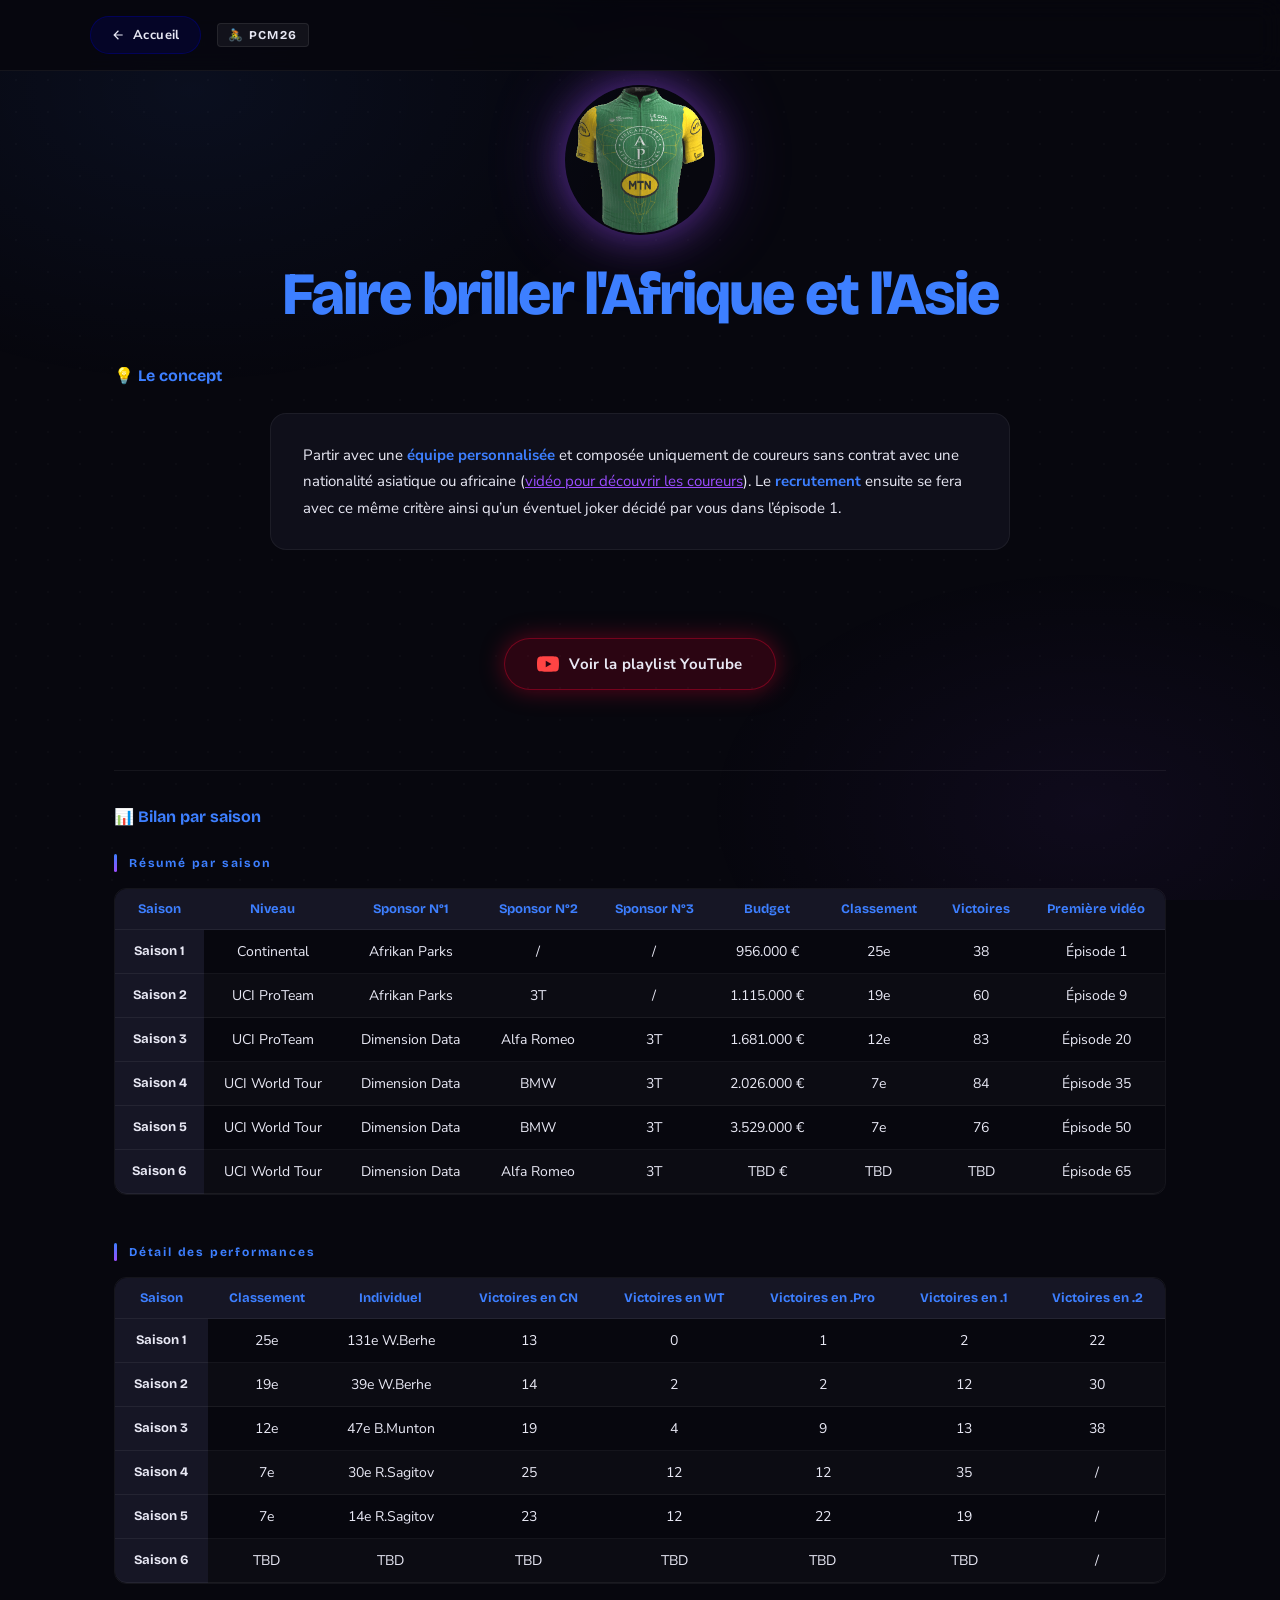
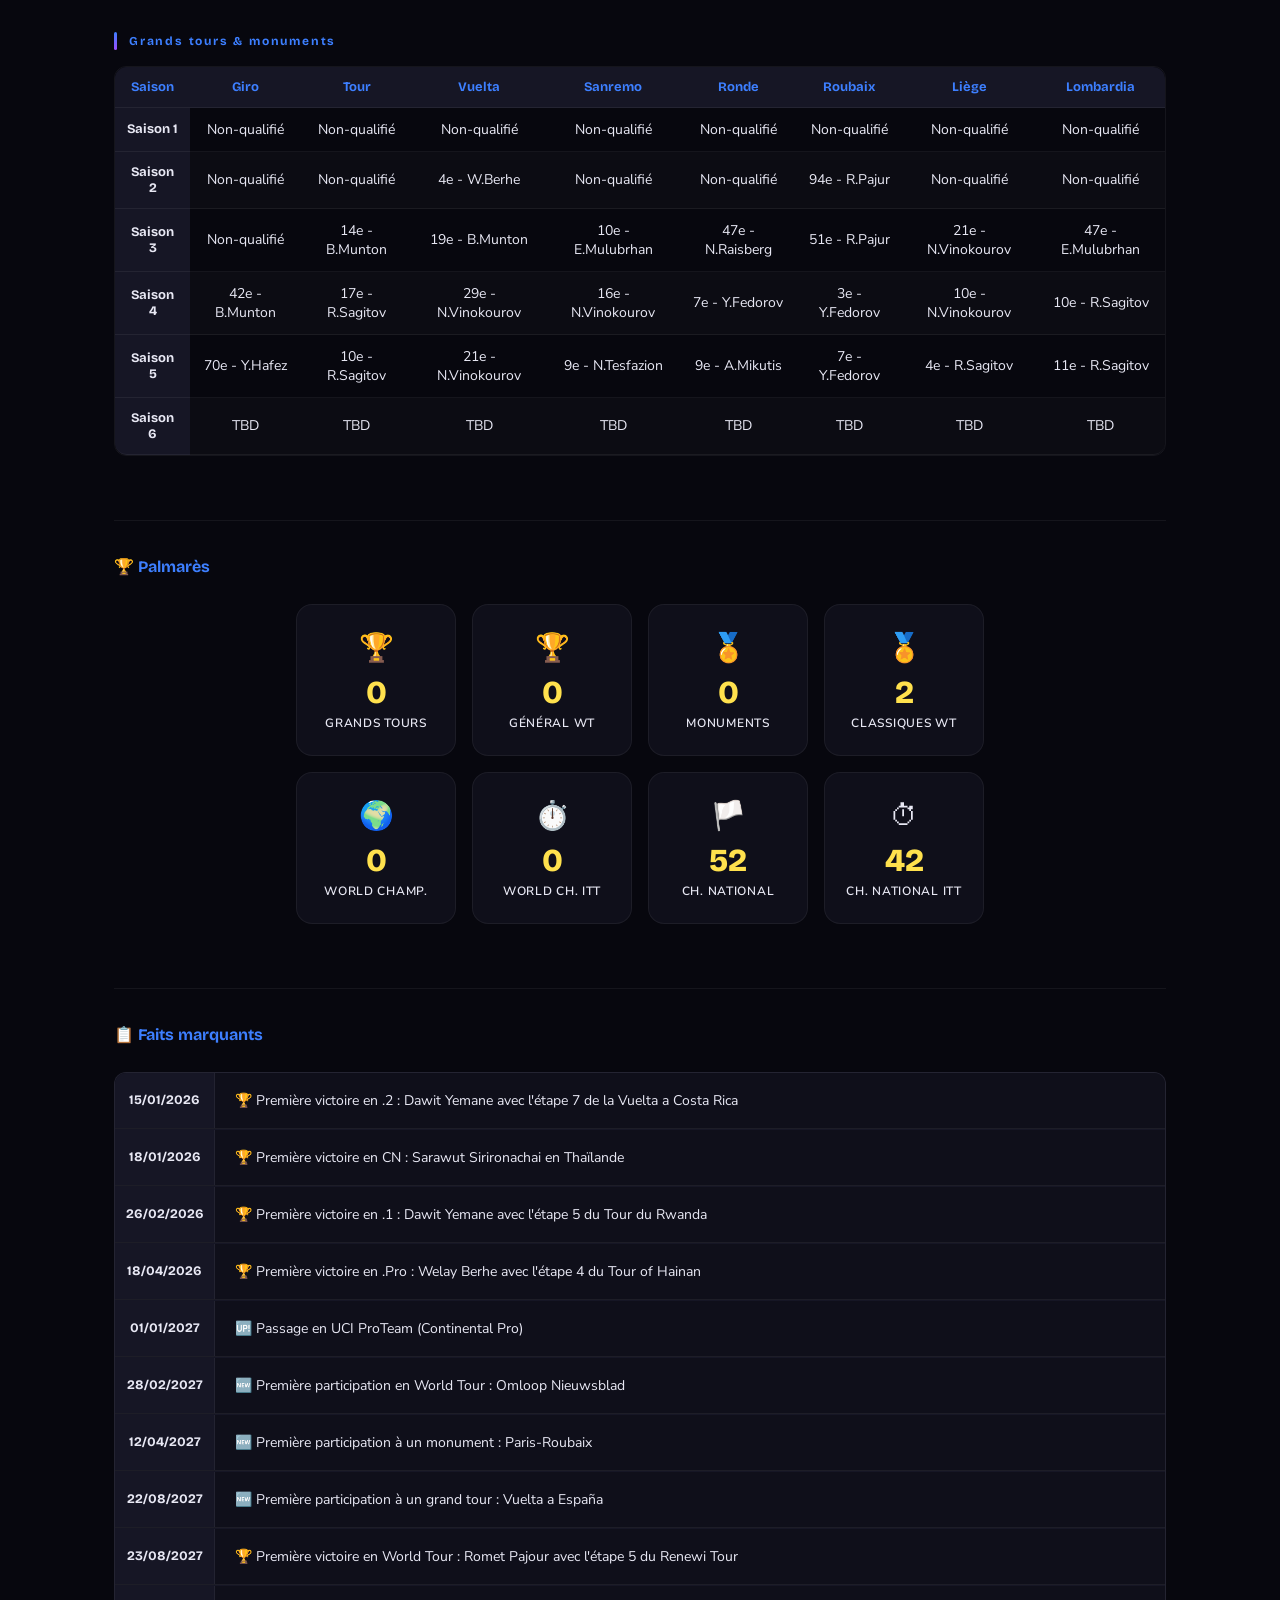
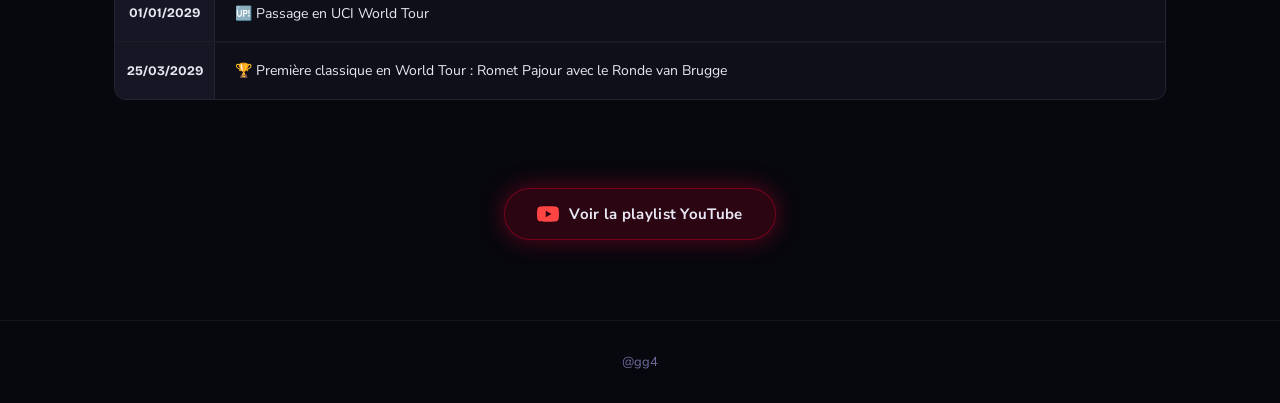
<file: pcm26-afrique-asie.html>
<!DOCTYPE html>
<html lang="fr">
<head>
  <meta charset="UTF-8">
  <meta name="viewport" content="width=device-width, initial-scale=1.0">
  <meta name="description" content="Carrière personnalisée sur PCM26 pour faire briller l'Afrique et l'Asie.">
  <meta property="og:type" content="website">
  <meta property="og:locale" content="fr_BE">
  <meta property="og:title" content="PCM26 - Faire briller l'Afrique et l'Asie | gg4">
  <meta property="og:description" content="Carrière personnalisée sur PCM26 pour faire briller l'Afrique et l'Asie.">
  <meta property="og:image" content="https://gael-gg4.github.io/assets/images/africanparks.png">
  <meta property="og:url" content="https://gael-gg4.github.io/pcm26-afrique-asie.html">
  <link rel="canonical" href="https://gael-gg4.github.io/pcm26-afrique-asie.html">
  <meta name="twitter:card" content="summary">
  <meta name="theme-color" content="#07070e">
  <title>gg4 - PCM26 Faire briller l'Afrique et l'Asie</title>
  <link rel="icon" type="image/jpeg" href="assets/images/avatar.jpg">
  <link rel="preconnect" href="https://fonts.googleapis.com">
  <link rel="preconnect" href="https://fonts.gstatic.com" crossorigin>
  <link href="https://fonts.googleapis.com/css2?family=Bricolage+Grotesque:opsz,wght@12..96,400;12..96,700;12..96,800;12..96,900&family=Nunito+Sans:wght@400;600;700&display=swap" rel="stylesheet">
  <link rel="stylesheet" href="assets/css/style.css">
</head>

<body class="theme-pcm">

  <!-- ── TOPBAR ── -->
	<div class="topbar-sticky">
	  <div class="topbar">
		<a class="back-btn" href="index.html">
		  <svg viewBox="0 0 24 24"><path d="M20 11H7.83l5.59-5.59L12 4l-8 8 8 8 1.41-1.41L7.83 13H20v-2z"/></svg>
		  Accueil
		</a>
		<span class="game-badge">🚴 PCM26</span>
    <a class="topbar-logo" href="pcm26-afrique-asie.html" aria-label="Retour en haut de la page">
      <img src="assets/images/africanparks.png" alt="">
    </a>
	  </div>
	</div>

  <!-- ── HERO ── -->
  <header class="hero">
    <div class="container">
      <img
        class="hero-logo"
        src="assets/images/africanparks.png"
        alt="Maillot de la carrière"
      >
      <h1 class="hero-title">Faire briller l'Afrique et l'Asie</h1>
    </div>
  </header>

  <main>
    <div class="container">

      <!-- ── CONCEPT ── -->
      <div class="section-head">
        <h2 class="section-badge">💡 Le concept</h2>
      </div>
      <div class="concept-card">
        <p>
          Partir avec une <strong>équipe personnalisée</strong> et composée uniquement de coureurs sans contrat avec une nationalité asiatique ou africaine (<a href="https://youtu.be/fj82rpwks2A?si=uWRFEewqMMy2G_nZ" target="_blank" rel="noopener">vidéo pour découvrir les coureurs</a>). Le <strong>recrutement</strong> ensuite se fera avec ce même critère ainsi qu’un éventuel joker décidé par vous dans l’épisode 1.
        </p>
      </div>
	  
	  <!-- ── CTA ── -->
      <div class="cta-block">
        <a class="yt-btn" href="https://youtube.com/playlist?list=PLNSgf-k9I4t0A3cy5sYOq2546rWsBpxZl&si=7IR-_3mDpl3hPtFr" target="_blank" rel="noopener">
          <svg class="yt-icon" viewBox="0 0 24 24" aria-hidden="true" focusable="false">
            <path d="M23.498 6.186a3.016 3.016 0 0 0-2.122-2.136C19.505 3.545 12 3.545 12 3.545s-7.505 0-9.377.505A3.017 3.017 0 0 0 .502 6.186C0 8.07 0 12 0 12s0 3.93.502 5.814a3.016 3.016 0 0 0 2.122 2.136c1.871.505 9.376.505 9.376.505s7.505 0 9.377-.505a3.015 3.015 0 0 0 2.122-2.136C24 15.93 24 12 24 12s0-3.93-.502-5.814zM9.545 15.568V8.432L15.818 12l-6.273 3.568z"/></svg>
          Voir la playlist YouTube
        </a>
      </div>

      <!-- ── BILAN PAR SAISON ── -->
      <div class="section-divider"></div>
      <div class="section-head">
        <h2 class="section-badge">📊 Bilan par saison</h2>
      </div>

      <div class="tables-wrapper">

        <!-- TABLE 1 — Résumé -->
        <div>
          <h3 class="section-title" style="margin-bottom:16px;">Résumé par saison</h3>
          <div class="table-scroll">
            <table>
              <thead>
                <tr>
                  <th>Saison</th><th>Niveau</th><th>Sponsor N°1</th><th>Sponsor N°2</th><th>Sponsor N°3</th><th>Budget</th><th>Classement</th><th>Victoires</th><th>Première vidéo</th>
                </tr>
              </thead>
				<tbody id="resume-saisons-body">
				  <tr>
					<td colspan="9">Chargement des données…</td>
				  </tr>
				</tbody>
            </table>
          </div>
        </div>

        <!-- TABLE 2 — Détail des performances -->
        <div>
          <h3 class="section-title" style="margin-bottom:16px;">Détail des performances</h3>
          <div class="table-scroll">
            <table>
              <thead>
                <tr>
                  <th>Saison</th><th>Classement</th><th>Individuel</th><th>Victoires en CN</th><th>Victoires en WT</th><th>Victoires en .Pro</th><th>Victoires en .1</th><th>Victoires en .2</th>
                </tr>
              </thead>
				<tbody id="performances-body">
				  <tr>
					<td colspan="8">Chargement des données…</td>
				  </tr>
				</tbody>
            </table>
          </div>
        </div>
		
        <!-- TABLE 3 — GT & monuments -->
        <div>
          <h3 class="section-title" style="margin-bottom:16px;">Grands tours & monuments</h3>
          <div class="table-scroll">
            <table>
              <thead>
                <tr>
                  <th>Saison</th><th>Giro</th><th>Tour</th><th>Vuelta</th><th>Sanremo</th><th>Ronde</th><th>Roubaix</th><th>Liège</th><th>Lombardia</th>
                </tr>
              </thead>
				<tbody id="grands-tours-body">
				  <tr>
					<td colspan="9">Chargement des données…</td>
				  </tr>
				</tbody>
            </table>
          </div>
        </div>
      </div><!-- /.tables-wrapper -->

      <!-- ── PALMARÈS ── -->
      <div class="section-divider"></div>
      <div class="section-head">
        <h2 class="section-badge">🏆 Palmarès</h2>
      </div>
      <div class="palmares-grid palmares-grid--pcm">
        <div class="palmares-card">
          <div class="palmares-icon">🏆</div>
          <div class="palmares-count">0</div>
          <div class="palmares-label">Grands tours</div>
        </div>
        <div class="palmares-card">
          <div class="palmares-icon">🏆</div>
          <div class="palmares-count">0</div>
          <div class="palmares-label">Général WT</div>
        </div>
        <div class="palmares-card">
          <div class="palmares-icon">🏅</div>
          <div class="palmares-count">0</div>
          <div class="palmares-label">Monuments</div>
        </div>
        <div class="palmares-card">
          <div class="palmares-icon">🏅</div>
          <div class="palmares-count">2</div>
          <div class="palmares-label">Classiques WT</div>
        </div>
        <div class="palmares-card">
          <div class="palmares-icon">🌍</div>
          <div class="palmares-count">0</div>
          <div class="palmares-label">World Champ.</div>
        </div>
        <div class="palmares-card">
          <div class="palmares-icon">⏱️</div>
          <div class="palmares-count">0</div>
          <div class="palmares-label">World Ch. ITT</div>
        </div>
        <div class="palmares-card">
          <div class="palmares-icon">🏳️</div>
          <div class="palmares-count">52</div>
          <div class="palmares-label">Ch. National</div>
        </div>
        <div class="palmares-card">
          <div class="palmares-icon">⏱</div>
          <div class="palmares-count">42</div>
          <div class="palmares-label">Ch. National ITT</div>
        </div>
      </div>


    <div class="section-divider"></div>
    <div class="section-head">
      <h2 class="section-badge">📋 Faits marquants</h2>
    </div>

    <div class="tables-wrapper">
      <div class="highlights-container" id="faitsMarquants-body">
        <div class="highlight-row">
          <div class="highlight-text">Chargement des données…</div>
        </div>
      </div>
    </div><!-- /.tables-wrapper -->

      <!-- ── CTA ── -->
      <div class="cta-block">
        <a class="yt-btn" href="https://youtube.com/playlist?list=PLNSgf-k9I4t0A3cy5sYOq2546rWsBpxZl&si=7IR-_3mDpl3hPtFr" target="_blank" rel="noopener">
          <svg class="yt-icon" viewBox="0 0 24 24" aria-hidden="true" focusable="false">
            <path d="M23.498 6.186a3.016 3.016 0 0 0-2.122-2.136C19.505 3.545 12 3.545 12 3.545s-7.505 0-9.377.505A3.017 3.017 0 0 0 .502 6.186C0 8.07 0 12 0 12s0 3.93.502 5.814a3.016 3.016 0 0 0 2.122 2.136c1.871.505 9.376.505 9.376.505s7.505 0 9.377-.505a3.015 3.015 0 0 0 2.122-2.136C24 15.93 24 12 24 12s0-3.93-.502-5.814zM9.545 15.568V8.432L15.818 12l-6.273 3.568z"/></svg>
          Voir la playlist YouTube
        </a>
      </div>

    </div>
  </main>

  <!-- ── Footer ─────────────────────────────────────── -->
  <footer>
    <div class="container">
      <p><a href="https://youtube.com/@gg_4" target="_blank" rel="noopener">@gg4</a></p>
    </div>
  </footer>

<script src="assets/js/header-scroll.js" defer></script>
<script src="assets/js/pcm26-afrique-asie.js" defer></script>
</body>
</html>
</file>
<file: assets/css/style.css>
/* 1. VARIABLES */
:root {
  /* Couleurs de base */
  --bg: #07070e;
  --surface: #0f0f1a;
  --surface2: #161625;
  --surface-sticky-hover: #211d35;
  --text: #e8e8f4;
  --text-muted: #7070a0;
  --blue: #3d7fff;
  --blue-light: rgba(61, 127, 255, 0.07);
  --error: #ff7b7b;
  /* Transparences neutres */
  --border: rgba(255, 255, 255, 0.06);
  --white-025: rgba(255, 255, 255, 0.025);
  --white-05: rgba(255, 255, 255, 0.05);
  --white-08: rgba(255, 255, 255, 0.08);
  --white-12: rgba(255, 255, 255, 0.12);
  /* Thème FM */
  --purple: #9b4dff;
  --purple-bg: rgba(155, 77, 255, 0.2);
  --purple-border: rgba(155, 77, 255, 0.3);
  --purple-border-hover: rgba(155, 77, 255, 0.5);
  --purple-light: rgba(155, 77, 255, 0.06);
  --glow-fm: rgba(155, 77, 255, 0.45);
  /* Thème PCM */
  --yellow: #ffe14d;
  --yellow-bg: rgba(255, 225, 77, 0.2);
  --yellow-border: rgba(255, 225, 77, 0.3);
  --yellow-border-hover: rgba(255, 225, 77, 0.5);
  --yellow-light: rgba(255, 225, 77, 0.06);
  --glow-pcm: rgba(255, 225, 77, 0.25);
  /* Retour */
  --back-bg: rgba(0, 0, 139, 0.2);
  --back-bg-hover: rgba(0, 0, 139, 0.4);
  --back-border: rgba(0, 0, 139, 0.5);
  --back-border-hover: rgba(0, 0, 139, 0.8);
  --back-glow-hover: rgba(0, 0, 139, 0.4);
  /* YouTube */
  --yt: #ff4444;
  --yt-bg: rgba(255, 0, 51, 0.15);
  --yt-bg-hover: rgba(255, 0, 51, 0.3);
  --yt-border: rgba(255, 0, 51, 0.35);
  --yt-border-hover: rgba(255, 0, 51, 0.7);
  --yt-glow-hover: rgba(255, 0, 51, 0.4);
  /* Typographie */
  --font-d: 'Bricolage Grotesque', sans-serif;
  --font-b: 'Nunito Sans', sans-serif;
  /* Mise en page */
  --container-width: 1100px;
  --container-padding: 24px;
  /* Rayons */
  --radius-sm: 4px;
  --radius-md: 12px;
  --radius-lg: 16px;
  --radius-pill: 50px;
}

/* 2. RESET ET STYLES DE BASE */
*,
*::before,
*::after {
  box-sizing: border-box;
  margin: 0;
  padding: 0;
}
html {
  scroll-behavior: smooth;
}
body {
  background: var(--bg);
  color: var(--text);
  font-family: var(--font-b);
  min-height: 100vh;
  display: flex;
  flex-direction: column;
  overflow-x: hidden;
}
img,
svg {
  display: block;
  max-width: 100%;
}
img {
  height: auto;
}

/* 3. ARRIÈRE-PLAN GLOBAL */
body::before {
  content: '';
  position: fixed;
  inset: 0;
  background:
    radial-gradient(
      ellipse 60% 55% at 15% 10%,
      var(--blue-light) 0%,
      transparent 60%
    ),
    radial-gradient(
      ellipse 50% 45% at 85% 90%,
      var(--purple-light) 0%,
      transparent 60%
    );
  pointer-events: none;
  z-index: 0;
}
body::after {
  content: '';
  position: fixed;
  inset: 0;
  background-image:
    radial-gradient(
      circle,
      var(--white-025) 1px,
      transparent 1px
    );
  background-size: 32px 32px;
  pointer-events: none;
  z-index: 0;
}

/* 4. ÉLÉMENTS COMMUNS */
/* Conteneur principal */
.container {
  width: min(100%, var(--container-width));
  padding-inline: var(--container-padding);
  margin-inline: auto;
  position: relative;
  z-index: 1;
}
/* Liens */
a,
a:visited {
  color: var(--purple);
  transition: color 0.3s ease;
}
/* Navigation au clavier */
a:focus-visible,
button:focus-visible {
  outline: 3px solid var(--yellow);
  outline-offset: 4px;
}
/* Scrollbar */
::-webkit-scrollbar {
  width: 6px;
  height: 6px;
}
::-webkit-scrollbar-track {
  background: transparent;
}
::-webkit-scrollbar-thumb {
  background: var(--surface2);
  border-radius: var(--radius-sm);
}

/* 5. BOUTON YOUTUBE */
.yt-btn {
  display: inline-flex;
  align-items: center;
  gap: 10px;
  margin-top: 32px;
  padding: 14px 32px;
  border-radius: var(--radius-pill);
  background: var(--yt-bg);
  border: 1px solid var(--yt-border);
  color: var(--text);
  text-decoration: none;
  font-family: var(--font-b);
  font-weight: 700;
  font-size: 15px;
  letter-spacing: 0.02em;
  transition:
    transform 0.3s ease,
    border-color 0.3s ease,
    background-color 0.3s ease,
    box-shadow 0.3s ease;
  box-shadow: 0 0 24px var(--yt-border);
}
.yt-btn:visited {
  color: var(--text);
}
.yt-btn:hover {
  border-color: var(--yt-border-hover);
  transform: translateY(-2px);
  box-shadow: 0 0 36px var(--yt-border);
  background-color: var(--yt-bg-hover);
}
.yt-icon {
  display: inline-block;
  width: 22px;
  height: 22px;
  flex: 0 0 22px;
  fill: var(--yt);
  color: var(--yt);
  overflow: visible;
}

/* 6. FOOTER */
footer {
  margin-top: auto;
  padding: 32px 0;
  border-top: 1px solid var(--border);
  text-align: center;
}
footer p {
  font-size: 13px;
  color: var(--text-muted);
}
footer a {
  color: var(--text-muted);
  text-decoration: none;
  transition: color 0.2s;
}
footer a:hover {
  color: var(--text);
}

/* 7. ANIMATIONS */
@keyframes fadeUp {
  from {
    opacity: 0;
    transform: translateY(22px);
  }
  to {
    opacity: 1;
    transform: translateY(0);
  }
}
@keyframes spin {
  to {
    transform: rotate(360deg);
  }
}

/* 8. PAGE D'ACCUEIL */
/* Sélecteur principal : body.theme-home */
/* En-tête */
.theme-home header {
  padding: 42px 0 38px;
  text-align: center;
  animation: fadeUp 0.6s ease 0.05s both;
}
/* Avatar */
.avatar-ring {
  position: relative;
  width: 88px;
  height: 88px;
  margin: 0 auto 28px;
  border-radius: 50%;
  display: flex;
  align-items: center;
  justify-content: center;
}
.avatar-ring::before {
  content: "";
  position: absolute;
  inset: -3px;
  border-radius: 50%;
  background: conic-gradient(var(--blue), var(--purple), var(--blue));
  animation: spin 3s linear infinite;
}
.avatar-ring img {
  position: relative;
  z-index: 1;
  display: block;
  width: 80px;
  height: 80px;
  border-radius: 50%;
  object-fit: cover;
}
.avatar-ring .fallback {
  align-items: center;
  justify-content: center;
  color: var(--text);
  font-weight: bold;
  background: var(--surface2);
}
/* Identité */
.brand {
  font-family: var(--font-d);
  font-size: clamp(52px, 10vw, 88px);
  font-weight: 900;
  letter-spacing: -3px;
  color: var(--blue);
  line-height: 1;
}
.tagline {
  font-family: var(--font-d);
  font-size: clamp(13px, 2vw, 15px);
  font-weight: 700;
  letter-spacing: 0.18em;
  text-transform: uppercase;
  color: var(--blue);
  margin-top: 12px;
}
.tagline span {
  display: block;
}
/* Séparateur */
.theme-home .section-divider {
  width: 100%;
  height: 1px;
  background: linear-gradient(
    90deg,
    transparent,
    var(--border),
    transparent
  );
  margin: 0 0 56px;
}
/* Grille des carrières */
.career-wrapper {
  display: grid;
  grid-template-columns: 1fr 1fr;
  gap: 48px 40px;
  margin-bottom: 80px;
}
.theme-home .section-head {
  display: flex;
  align-items: center;
  gap: 12px;
  margin-bottom: 24px;
}
/* Badges */
.section-badge {
  display: inline-flex;
  align-items: center;
  gap: 8px;
  padding: 6px 16px;
  border-radius: var(--radius-pill);
  font-family: var(--font-d);
  font-size: 14px;
  font-weight: 800;
  letter-spacing: 0.12em;
  text-transform: uppercase;
}
.section-badge.fm {
  background: var(--purple-bg);
  border: 1px solid var(--purple-border);
  color: var(--purple);
  box-shadow: 0 0 16px var(--glow-fm);
}
.section-badge.pcm {
  background: var(--yellow-bg);
  border: 1px solid var(--yellow-border);
  color: var(--yellow);
  box-shadow: 0 0 16px var(--glow-pcm);
}
/* Cartes */
.card-grid {
  display: grid;
  grid-template-columns: 1fr;
  gap: 16px;
  padding: 0 0 10px;
}
.career-card {
  display: flex;
  align-items: center;
  gap: 20px;
  padding: 22px 24px;
  background: var(--surface);
  border: 1px solid var(--border);
  border-radius: var(--radius-lg);
  text-decoration: none;
  color: inherit;
  position: relative;
  overflow: hidden;
  opacity: 0;
  animation: fadeUp 0.5s ease both;
  transition:
    transform 0.3s cubic-bezier(0.25, 0.46, 0.45, 0.94),
    border-color 0.3s ease,
    box-shadow 0.3s ease,
    background-color 0.3s ease;
  cursor: pointer;
}
.career-card::before {
  content: '';
  position: absolute;
  inset: 0;
  opacity: 0;
  transition: opacity 0.3s;
  z-index: 0;
}
.career-card:hover,
.career-card:focus-visible {
  transform: translateY(-4px);
  border-color: var(--white-12);
  outline-offset: 5px;
}
.career-card.fm:hover,
.career-card.fm:focus-visible {
  border-color: var(--purple-border-hover);
  box-shadow: 0 8px 32px var(--purple-bg);
}
.career-card.fm::before {
  background: linear-gradient(
    135deg,
    var(--purple-light),
    transparent
  );
}
.career-card.pcm:hover,
.career-card.pcm:focus-visible {
  border-color: var(--yellow-border-hover);
  box-shadow: 0 8px 32px var(--yellow-bg);
}
.career-card.pcm::before {
  background: linear-gradient(
    135deg,
    var(--yellow-light),
    transparent
  );
}
.career-card:hover::before,
.career-card:focus-visible::before {
  opacity: 1;
}
/* Contenu des cartes */
.card-icon {
  display: block;
  width: 52px;
  height: 52px;
  flex: 0 0 52px;
  padding: 2px;
  border-radius: var(--radius-md);
  object-fit: contain;
}
.career-card.fm .card-icon {
  background: var(--purple-bg);
  border: 1px solid var(--purple-border);
  color: var(--purple);
}
.career-card.pcm .card-icon {
  background: var(--yellow-bg);
  border: 1px solid var(--yellow-border);
  color: var(--yellow);
}
.card-body {
  flex: 1;
  min-width: 0;
  position: relative;
  z-index: 1;
}
.card-game {
  font-size: 12px;
  font-weight: 700;
  letter-spacing: 0.12em;
  text-transform: uppercase;
  color: var(--text-muted);
  margin-bottom: 4px;
}
.card-name {
  font-family: var(--font-d);
  font-size: 17px;
  font-weight: 800;
  color: var(--text);
  line-height: 1.2;
  white-space: normal;
  overflow: hidden;
  text-overflow: ellipsis;
}
.card-arrow {
  flex-shrink: 0;
  font-size: 20px;
  color: var(--text-muted);
  transition:
    transform 0.25s ease,
    color 0.25s ease;
  position: relative;
  z-index: 1;
}
.career-card:hover .card-arrow,
.career-card:focus-visible .card-arrow {
  transform: translateX(5px);
  color: var(--text);
}

/* 9. PAGES CARRIÈRE 
/* Thèmes : body.theme-fm et body.theme-pcm */
/* Barre supérieure */
.topbar-sticky {
  position: sticky;
  top: 0;
  z-index: 100;
  background: rgba(7, 7, 14, 0.85);
  -webkit-backdrop-filter: blur(12px);
  backdrop-filter: blur(12px);
  border-bottom: 1px solid var(--border);
}
.topbar {
  position: relative;
  display: flex;
  align-items: center;
  gap: 16px;
  width: min(100% - 48px, 1100px);
  margin: 0 auto;
  padding: 16px 0;
}
.topbar-logo {
  position: absolute;
  left: 50%;
  top: 50%;
  display: flex;
  align-items: center;
  justify-content: center;
  width: 0;
  height: 0;
  opacity: 0;
  overflow: hidden;
  pointer-events: none;
  transform: translate(-50%, -50%) scale(0.5);
  transition:
    width 0.45s ease,
    height 0.45s ease,
    opacity 0.35s ease,
    transform 0.45s cubic-bezier(0.22, 1, 0.36, 1);
}
.topbar-logo img {
  width: 34px;
  height: 34px;
  object-fit: contain;
  border-radius: 50%;
}
body.is-scrolled .topbar-logo {
  width: 34px;
  height: 34px;
  opacity: 1;
  pointer-events: auto;
  transform: translate(-50%, -50%) scale(1);
}
.topbar-sticky {
  transition:
    background-color 0.35s ease,
    box-shadow 0.35s ease;
}
body.is-scrolled .topbar-sticky {
  background: rgba(7, 7, 14, 0.94);
  box-shadow: 0 8px 30px rgba(0, 0, 0, 0.22);
}
.hero-logo {
  transition:
    opacity 0.45s ease,
    transform 0.45s cubic-bezier(0.22, 1, 0.36, 1),
    filter 0.45s ease;
}
body.is-scrolled .hero-logo {
  opacity: 0.25;
  transform: scale(0.88) translateY(-12px);
  filter: blur(2px);
}
.back-btn {
  display: inline-flex;
  align-items: center;
  gap: 8px;
  padding: 9px 20px;
  border-radius: var(--radius-pill);
  border: 1px solid var(--back-border);
  background: var(--back-bg);
  color: var(--text);
  text-decoration: none;
  font-family: var(--font-b);
  font-size: 13px;
  font-weight: 700;
  letter-spacing: 0.03em;
  transition:
    transform 0.25s ease,
    box-shadow 0.25s ease;
  flex-shrink: 0;
}
.back-btn:visited {
  color: var(--text);
}
.back-btn:hover {
  transform: translateX(-3px);
  box-shadow: 0 0 28px var(--back-glow-hover);
  border: 1px solid var(--back-border-hover);
  background: var(--back-bg-hover);
}
.back-btn svg {
  width: 14px;
  height: 14px;
  fill: currentColor;
  transition: transform 0.25s ease;
}
.back-btn:hover svg {
  transform: translateX(-3px);
}
.game-badge {
  display: inline-flex;
  align-items: center;
  padding: 4px 10px;
  border-radius: var(--radius-sm);
  background: var(--white-05);
  border: 1px solid var(--white-08);
  color: var(--text);
  font-family: var(--font-d);
  font-size: 12px;
  font-weight: 700;
  letter-spacing: 0.12em;
}
/* Hero */
.hero {
  padding: 14px 0 0;
  text-align: center;
}
.hero-logo {
  width: 150px;
  height: 150px;
  margin: 0 auto 28px;
  border-radius: 50%;
  box-shadow:
    0 0 40px var(--glow-fm),
    0 0 80px var(--purple-border);
  padding: 2px;
  object-fit: contain;
  display: block;
}
.hero-eyebrow {
  font-family: var(--font-d);
  font-size: 11px;
  font-weight: 700;
  letter-spacing: 0.2em;
  text-transform: uppercase;
  color: var(--purple);
  margin-bottom: 10px;
}
.hero-title {
  font-family: var(--font-d);
  font-size: clamp(36px, 7vw, 60px);
  font-weight: 900;
  letter-spacing: -2px;
  color: var(--blue);
  line-height: 1.05;
  margin-bottom: 40px;
}
.hero-sub {
  font-family: var(--font-b);
  font-size: 15px;
  color: var(--text);
}
/* Sections */
.theme-fm .section-divider,
.theme-pcm .section-divider {
  width: 100%;
  height: 1px;
  margin: 0 0 36px;
  background: var(--border);
}
.theme-fm .section-head,
.theme-pcm .section-head {
  display: flex;
  align-items: center;
  gap: 12px;
  margin-bottom: 28px;
}
.theme-fm .section-badge,
.theme-pcm .section-badge {
  font-family: var(--font-d);
  font-size: 16px;
  font-weight: bold;
  color: var(--blue);
  display: flex;
  align-items: center;
  gap: 12px;
  padding: 0;
  border-radius: 0;
  background: none;
  border: none;
  box-shadow: none;
  text-transform: none;
  letter-spacing: normal;
}
/* Titres de section */
.section-title {
  font-family: var(--font-d);
  font-size: 12px;
  font-weight: 700;
  letter-spacing: 0.15em;
  color: var(--blue);
  display: flex;
  align-items: center;
  gap: 12px;
}
.section-title::before {
  content: '';
  display: block;
  width: 3px;
  height: 18px;
  border-radius: 2px;
  background: linear-gradient(
    to bottom,
    var(--blue),
    var(--purple)
  );
  flex-shrink: 0;
}
/* Concept */
.concept-card {
  background: var(--surface);
  border: 1px solid var(--border);
  border-radius: var(--radius-lg);
  padding: 28px 32px;
  margin-bottom: 64px;
  max-width: 740px;
  margin-left: auto;
  margin-right: auto;
}
.concept-card .section-head {
  margin-bottom: 16px;
}
.concept-card p {
  font-size: 15px;
  line-height: 1.75;
  color: var(--text);
  margin: 0;
}
.concept-card strong {
  color: var(--blue);
  font-weight: 700;
}
/* Tableaux */
.tables-wrapper {
  display: flex;
  flex-direction: column;
  gap: 48px;
  margin-bottom: 64px;
  min-width: 0;
}
.tables-wrapper .section-title {
  margin-bottom: 16px;
}
.table-scroll {
  width: 100%;
  max-width: 100%;
  overflow-x: auto;
  overscroll-behavior-inline: contain;
  -webkit-overflow-scrolling: touch;
  border: 1px solid var(--border);
  border-radius: var(--radius-md);
}
.table-error {
  color: var(--error);
  font-weight: 700;
  text-align: center;
}
tbody td[colspan] {
  text-align: center;
}
table {
  width: 100%;
  border-collapse: separate;
  border-spacing: 0;
  font-size: 14px;
}
thead tr {
  background: var(--surface2);
}
thead th {
  padding: 12px;
  text-align: center;
  font-family: var(--font-d);
  font-size: 13px;
  font-weight: bold;
  color: var(--blue);
  border-bottom: 1px solid var(--border);
  white-space: nowrap;
}
thead th:first-child {
  text-align: center;
  padding-left: 12px;
  border-radius: 12px 0 0 0;
  background: var(--surface2);
  position: sticky;
  left: 0;
  z-index: 2;
}
thead th:last-child {
  border-radius: 0 12px 0 0;
  padding-right: 12px;
}
tbody tr {
  transition: background 0.2s;
}
tbody tr:nth-child(even) {
  background: var(--white-025);
}
tbody tr:hover {
  background: var(--purple-light);
}
tbody tr:hover td:first-child {
  background: var(--surface-sticky-hover);
}
tbody tr:last-child td:first-child {
  border-radius: 0 0 0 12px;
}
tbody tr:last-child td:last-child {
  border-radius: 0 0 12px 0;
}
tbody td {
  padding: 12px;
  text-align: center;
  color: var(--text);
  border-bottom: 1px solid var(--border);
}
tbody td:first-child {
  position: sticky;
  left: 0;
  z-index: 2;
  background: var(--surface2);
  text-align: center;
  padding-left: 12px;
  font-family: var(--font-d);
  font-weight: bold;
  font-size: 13px;
  color: var(--text);
}
tbody td:last-child {
  padding-right: 12px;
}
/* Palmarès */
.palmares-grid {
  display: grid;
  justify-content: center;
  gap: 16px;
  margin-bottom: 64px;
}
.palmares-grid--pcm {
  grid-template-columns: repeat(4, minmax(140px, 160px));
}
.palmares-grid--fm {
  grid-template-columns: repeat(3, minmax(140px, 160px));
}
.palmares-card {
  background: var(--surface);
  border: 1px solid var(--border);
  border-radius: var(--radius-lg);
  padding: 24px 20px;
  text-align: center;
  transition:
    border-color 0.25s,
    transform 0.25s;
}
.palmares-card:hover {
  border-color: var(--yellow-border-hover);
  background: var(--yellow-bg);
  transform: translateY(-3px);
}
.palmares-icon {
  font-size: 28px;
  margin-bottom: 10px;
}
.palmares-count {
  font-family: var(--font-d);
  font-size: 32px;
  font-weight: 900;
  color: var(--yellow);
  line-height: 1;
  margin-bottom: 6px;
}
.palmares-label {
  font-size: 12px;
  font-weight: 600;
  letter-spacing: 0.06em;
  text-transform: uppercase;
  color: var(--text);
}
/* Faits marquants */
.highlights-container {
  display: flex;
  flex-direction: column;
  gap: 1px;
  border-radius: var(--radius-md);
  overflow: hidden;
  border: 1px solid var(--border);
  background: var(--surface2);
}
.highlight-row {
  display: flex;
  gap: 0;
  min-height: 56px;
  background: var(--surface);
  border-bottom: 1px solid var(--border);
  transition: background 0.2s;
}
.highlight-row:last-child {
  border-bottom: none;
}
.highlight-row:hover {
  background: var(--purple-light);
}
.highlight-row:hover .highlight-season {
  background: var(--surface-sticky-hover);
}
.highlight-season {
  width: 100px;
  min-width: 80px;
  flex-shrink: 0;
  display: flex;
  justify-content: center;
  align-items: center;
  padding: 0 16px;
  font-family: var(--font-d);
  font-size: 13px;
  font-weight: bold;
  color: var(--text);
  position: sticky;
  left: 0;
  z-index: 2;
  background: var(--surface2);
  border-right: 1px solid var(--border);
  white-space: nowrap;
}
.highlight-text {
  flex: 1;
  display: flex;
  align-items: center;
  padding: 0 20px;
  font-size: 14px;
  color: var(--text);
  text-align: left;
  overflow-wrap: break-word;
}
/* CTA */
.cta-block {
  text-align: center;
  margin-bottom: 80px;
}

/* 10. RESPONSIVE */
/* Grand écran */
@media (min-width: 769px) {
  .theme-home header {
    padding: 64px 0 56px;
  }
  .avatar-ring {
    width: 110px;
    height: 110px;
    margin-bottom: 28px;
  }
  .avatar-ring img,
  .avatar-ring .fallback {
    width: 102px;
    height: 102px;
  }
  .yt-btn {
    margin-top: 32px;
  }
}

@media (min-width: 600px) {
  .tagline span {
    display: inline;
  }
  .theme-home header {
    padding: 40px 0 36px;
  }
  .avatar-ring {
    width: 92px;
    height: 92px;
    margin-bottom: 22px;
  }
  .avatar-ring::before {
    inset: -3px;
  }
  .avatar-ring img,
  .avatar-ring .fallback {
    width: 84px;
    height: 84px;
  }
  .yt-btn {
    margin-top: 24px;
  }
  .theme-home .section-divider {
    margin-bottom: 36px;
  }
}

@media (max-width: 768px) {
  table {
    font-size: 12px;
    min-width: 600px;
  }
  thead th:not(:first-child),
  tbody td:not(:first-child) {
    padding: 8px 6px;
  }
  .highlight-season {
    width: 90px;
    padding: 0 12px;
    font-size: 12px;
  }
  .highlight-text {
    padding: 0 16px;
    font-size: 13px;
  }
  .highlight-row {
    min-height: 50px;
  }
  .career-wrapper {
    grid-template-columns: 1fr;
    gap: 40px;
  }
  .career-card {
    width: 100%;
    min-width: 0;
  }
  .palmares-grid--pcm,
  .palmares-grid--fm {
    grid-template-columns: repeat(2, minmax(0, 1fr));
    width: 100%;
  }
  .palmares-card {
    min-width: 0;
    padding: 20px 12px;
  }
  .palmares-label {
    font-size: 11px;
    line-height: 1.3;
  }
}

@media (max-width: 480px) {
  :root {
    --container-padding: 16px;
  }
  .container {
    width: 100%;
    padding-inline: 16px;
  }
  .theme-home header {
    padding: 42px 0 38px;
  }
  .brand {
    font-size: clamp(52px, 18vw, 72px);
  }
  .career-card {
    gap: 12px;
    padding: 16px 14px;
    border-radius: var(--radius-lg);
  }
  .card-icon {
    width: 44px;
    height: 44px;
    flex: 0 0 44px;
  }
  .card-game {
    font-size: 11px;
  }
  .card-name {
    font-size: 14px;
    line-height: 1.25;
  }
  .card-arrow {
    font-size: 17px;
  }
  .section-badge {
    max-width: 100%;
    padding: 6px 12px;
    font-size: 11px;
    letter-spacing: 0.06em;
    line-height: 1.3;
    text-align: center;
  }
  .tagline {
    font-size: 11px;
    letter-spacing: 0.1em;
    line-height: 1.6;
  }
  .topbar {
    position: relative;
    width: min(100% - 32px, 1100px);
    padding-inline: 16px;
    gap: 7px;
  }  
  .topbar-logo {
    position: absolute;
    top: 50%;
    right: 16px;
    left: auto;

    width: 28px;
    height: 28px;

    transform: translateY(-50%) scale(0.5);
  }
  body.is-scrolled .topbar-logo {
    width: 28px;
    height: 28px;
    opacity: 1;
    transform: translateY(-50%) scale(1);
  }
  .topbar-logo img {
    width: 28px;
    height: 28px;
  }
  .back-btn {
    padding: 8px 12px;
    font-size: 12px;
  }
  .game-badge {
    font-size: 11px;
    min-width: 0;
    overflow: hidden;
    text-overflow: ellipsis;
    white-space: nowrap;
  }
  .yt-btn {
    padding: 12px 22px;
    font-size: 14px;
  }
  .highlight-row {
    display: block;
    min-height: 0;
  }
  .highlight-season {
    position: static;
    width: 100%;
    min-width: 0;
    justify-content: flex-start;
    padding: 10px 14px;
    border-right: 0;
    border-bottom: 1px solid var(--border);
  }
  .highlight-text {
    padding: 14px;
    line-height: 1.6;
  }
  .palmares-grid--pcm,
  .palmares-grid--fm {
    grid-template-columns: 1fr;
    gap: 12px;
  }
  .palmares-card {
    width: 100%;
    padding: 18px 14px;
  }
  .palmares-count {
    font-size: 28px;
  }
  .hero-title {
    font-size: clamp(32px, 10vw, 48px);
    letter-spacing: -1px;
  }
  .concept-card {
    padding: 22px 18px;
  }
}

/* 11. ACCESSIBILITÉ */
@media (prefers-reduced-motion: reduce) {
  *,
  *::before,
  *::after {
    animation-duration: 0.01ms !important;
    animation-iteration-count: 1 !important;
    scroll-behavior: auto !important;
  }
  .topbar-logo,
  .hero-logo,
  .topbar-sticky {
    transition: none;
  }
}
</file>
